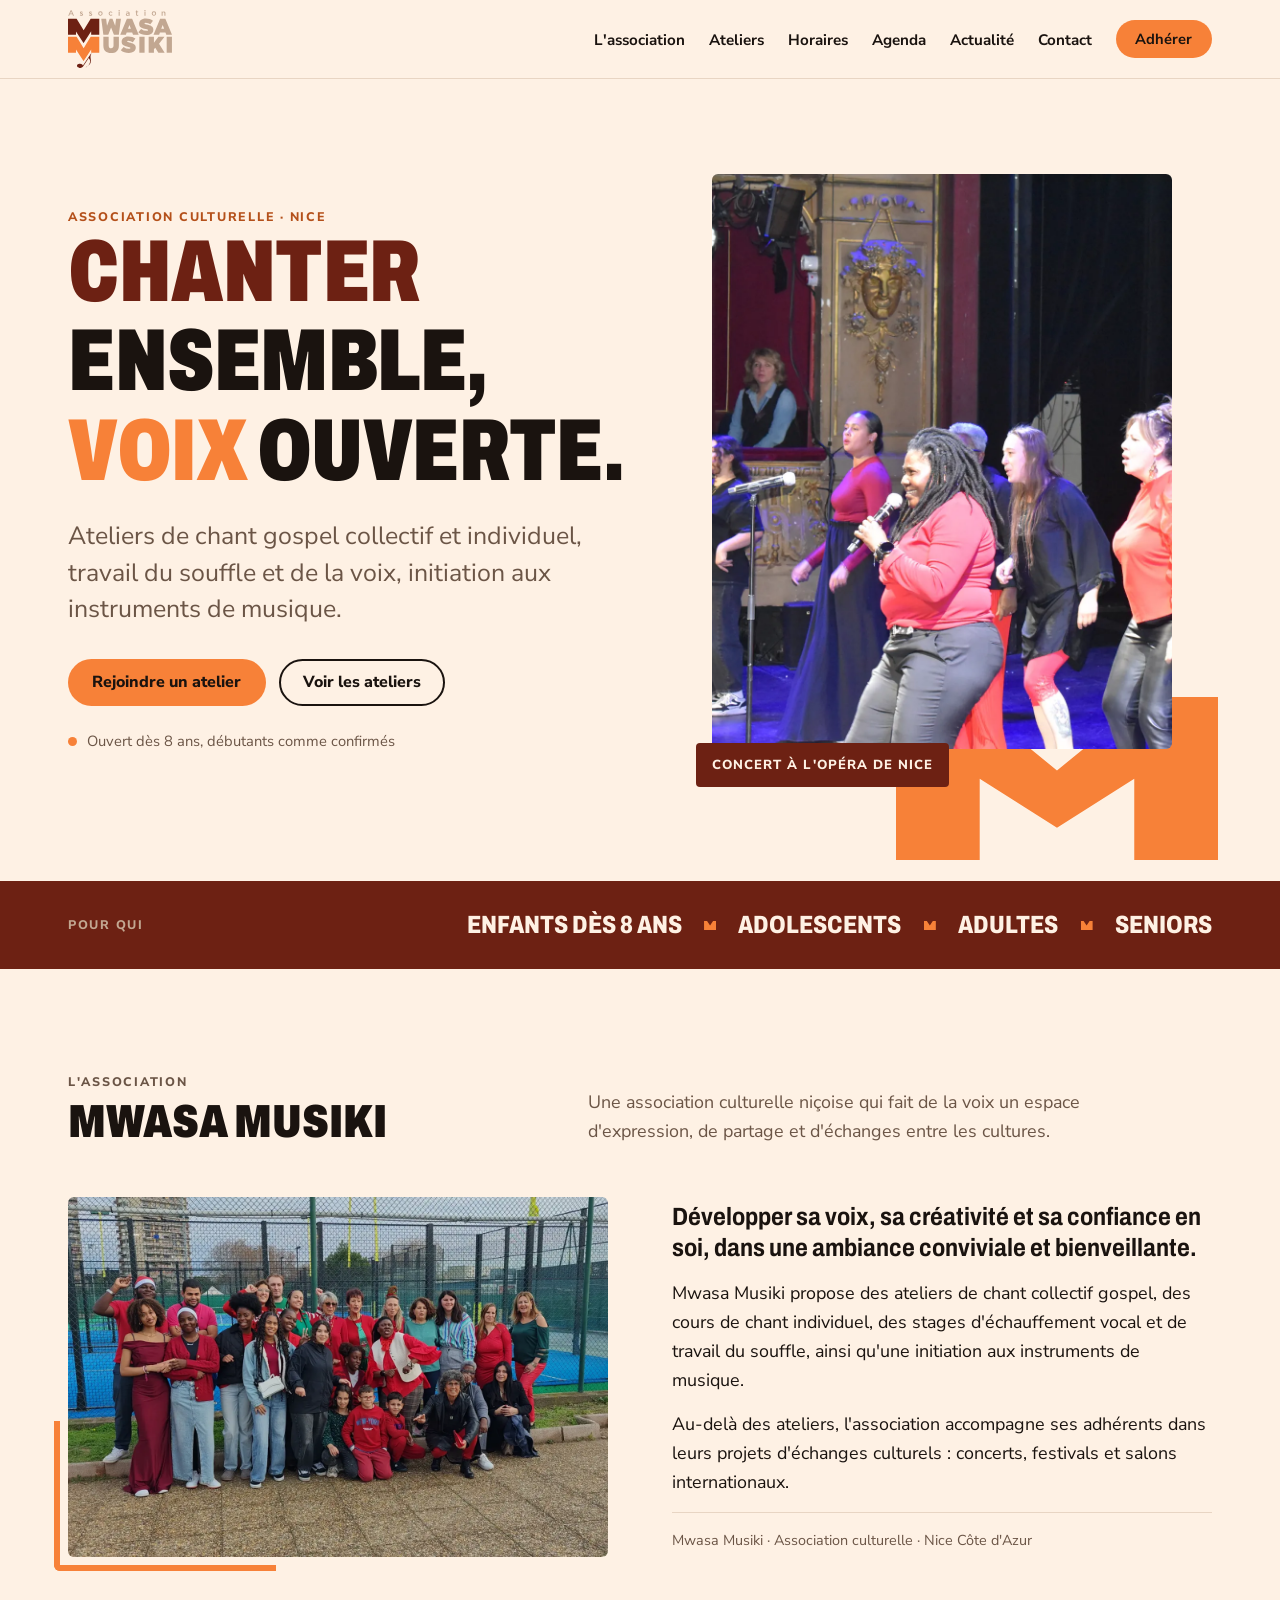
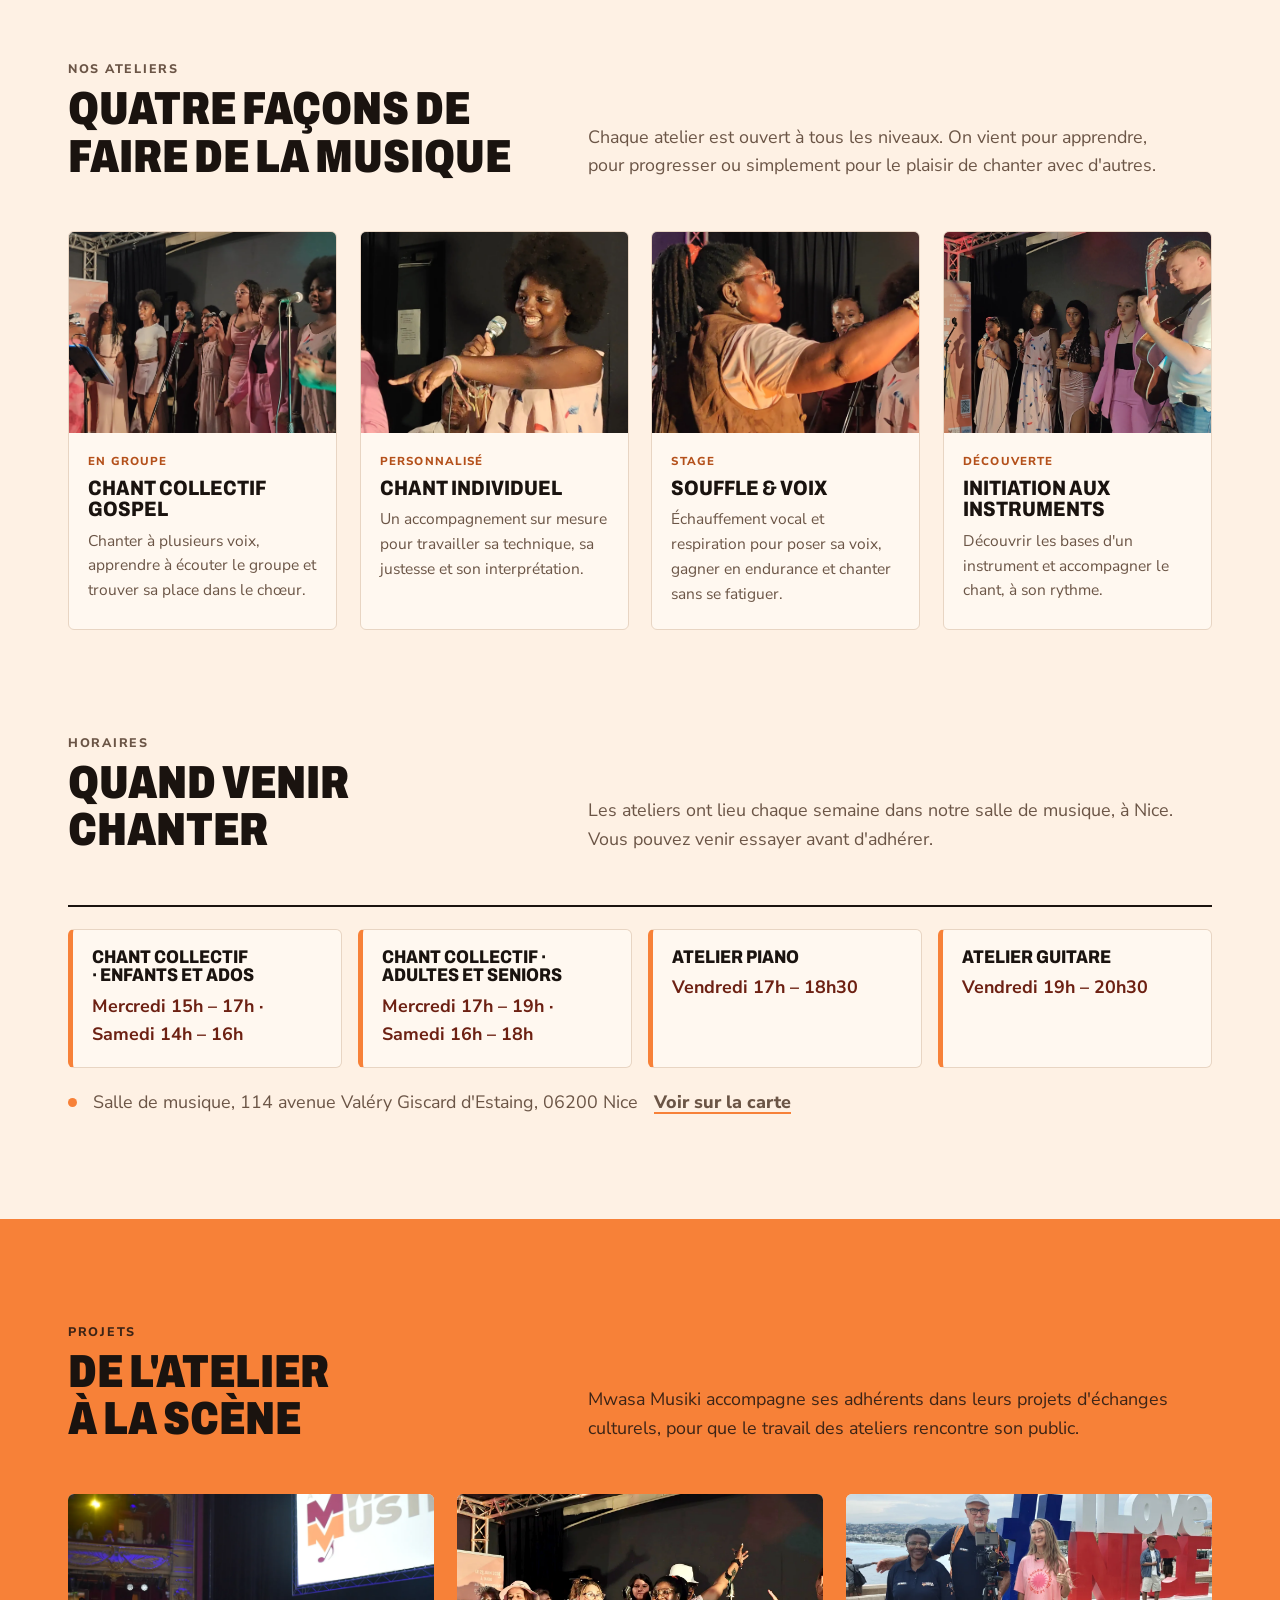
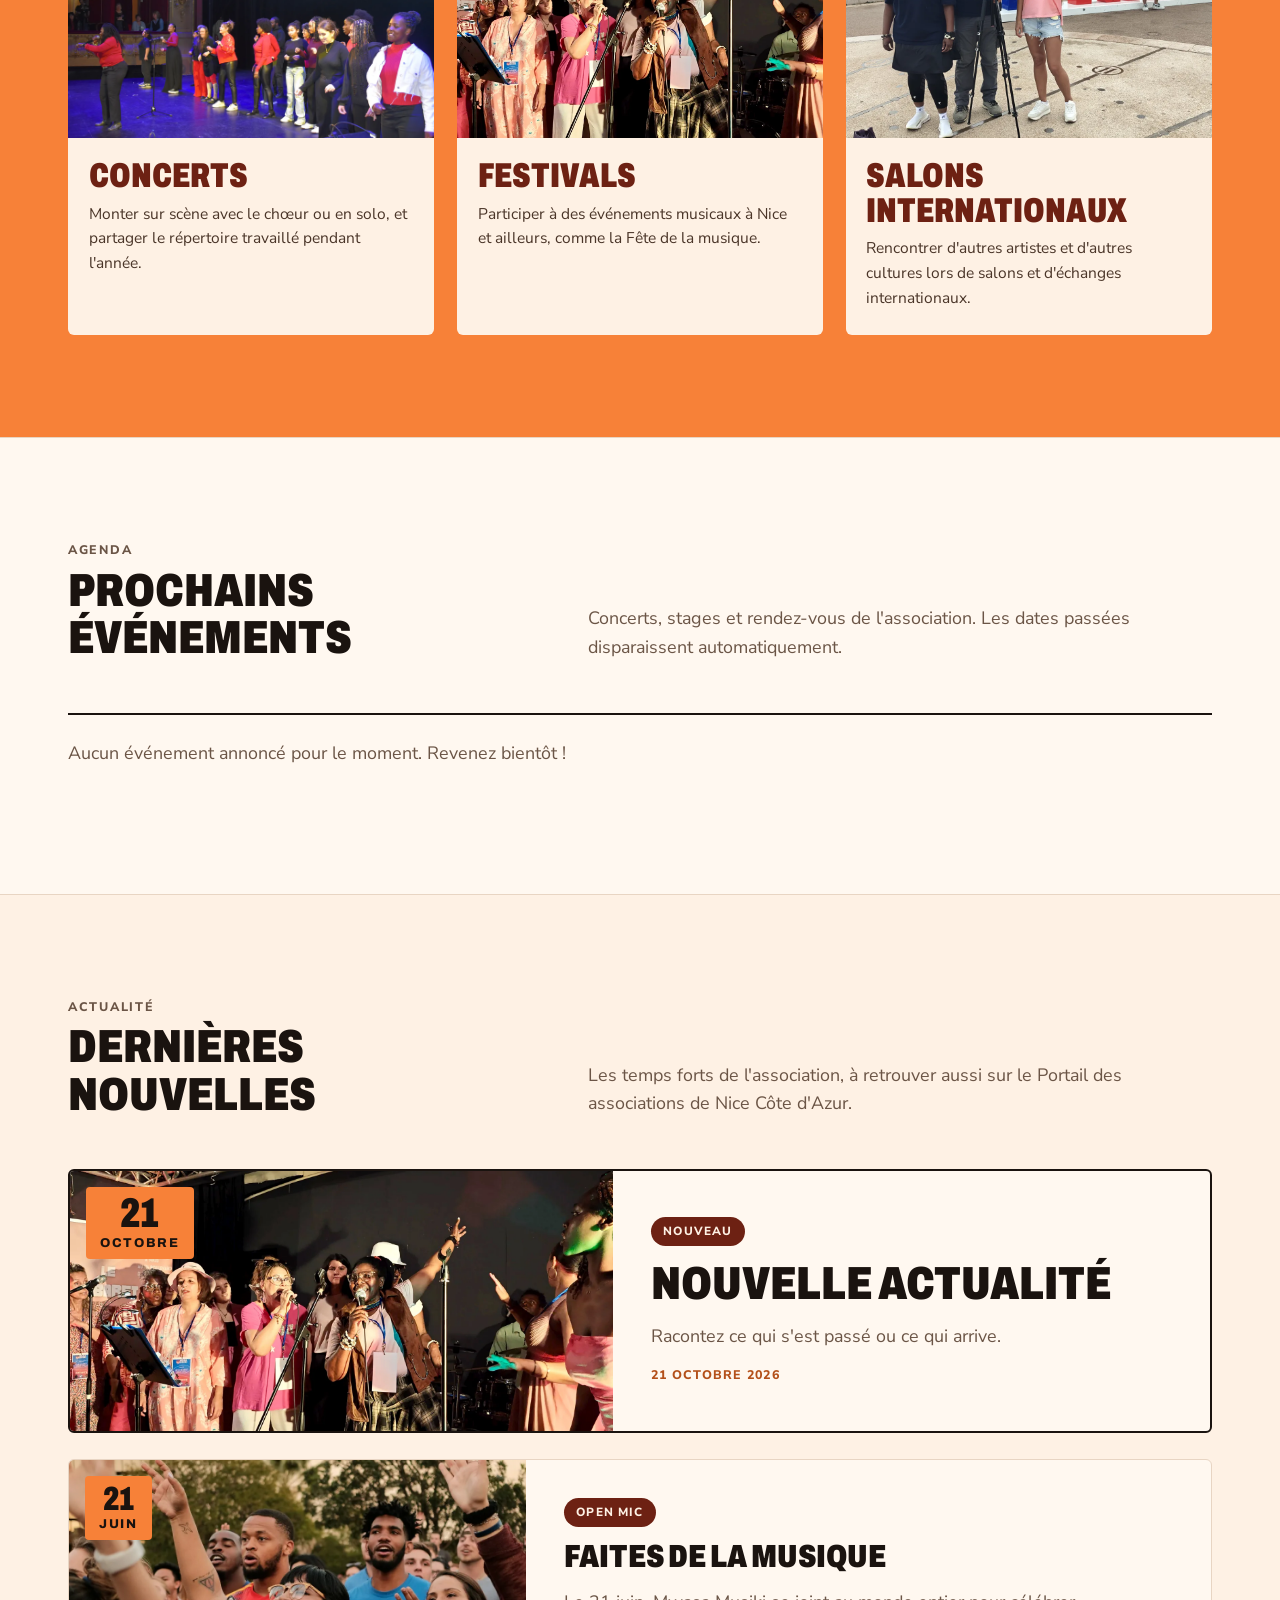
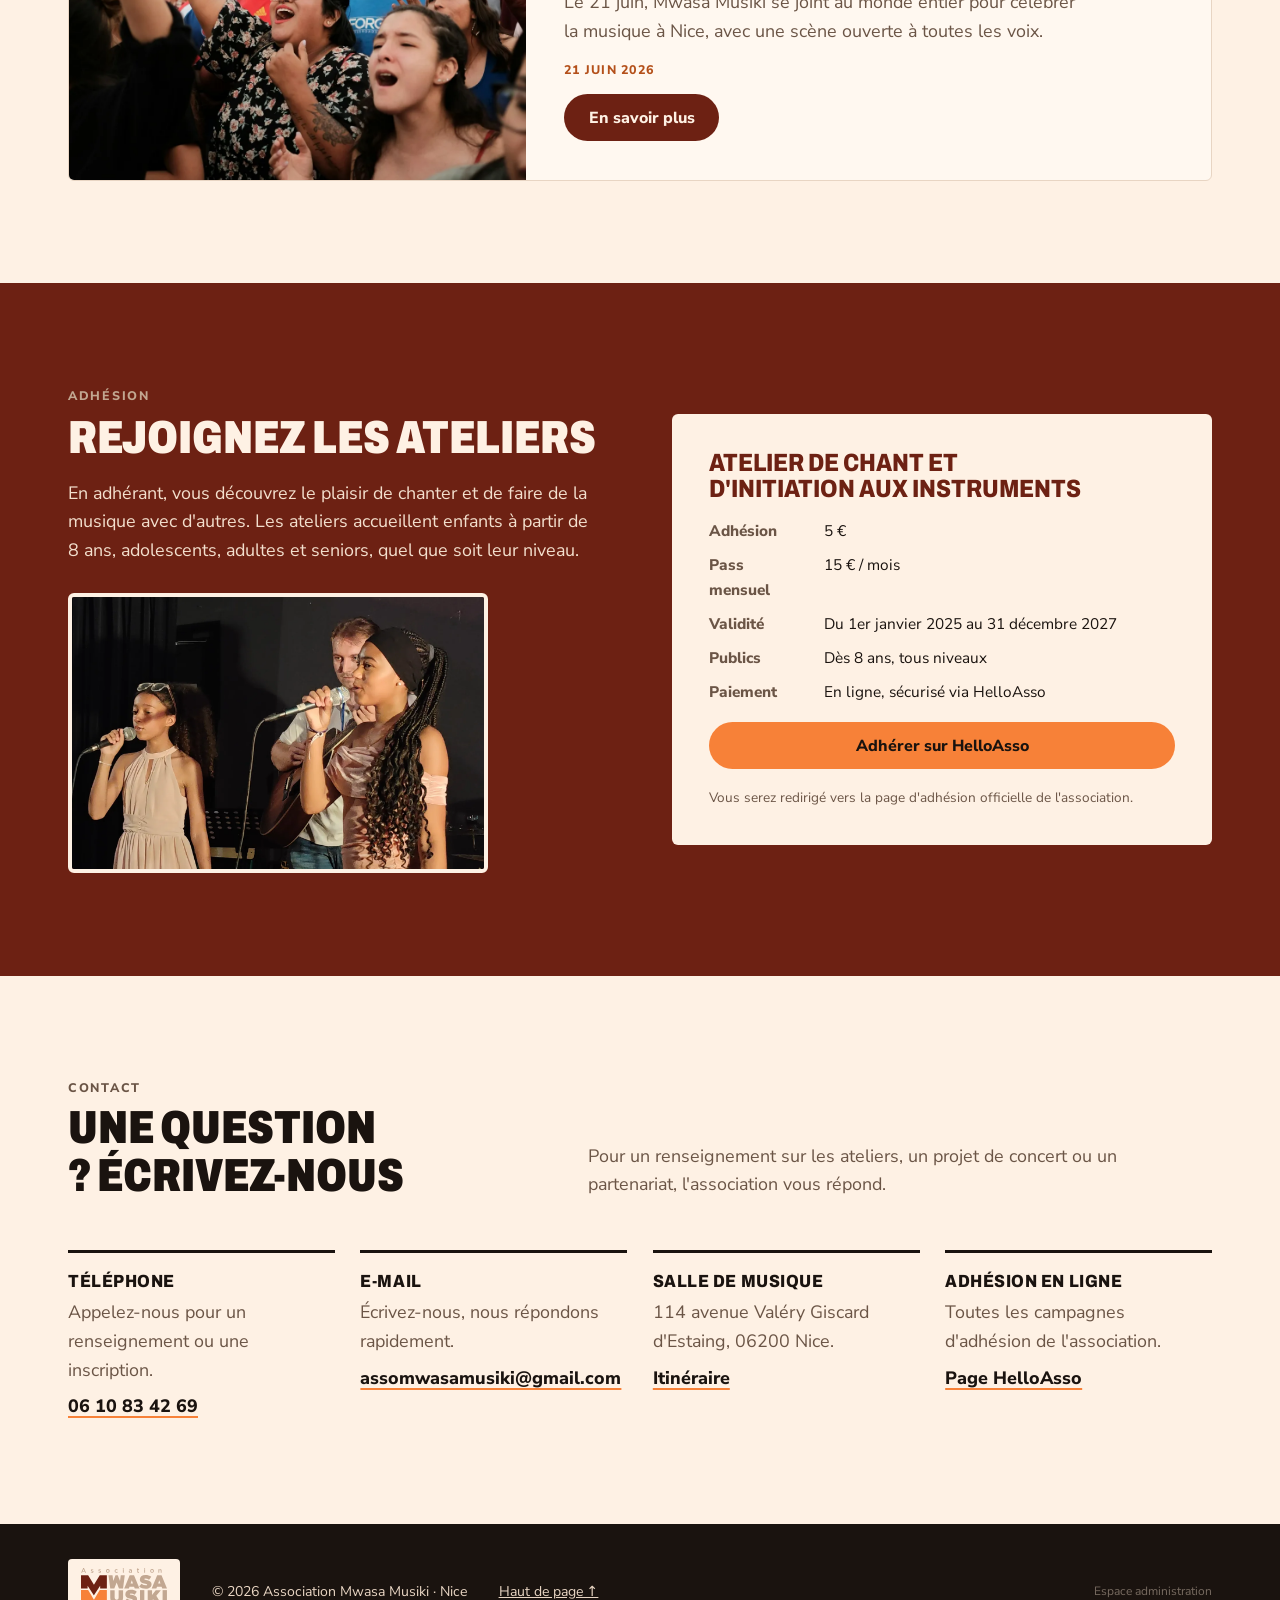
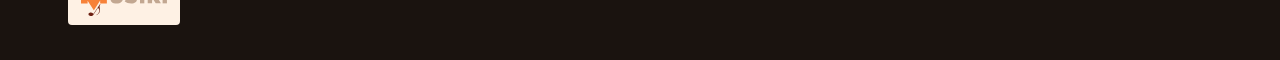
<file: www/index.html>
<!doctype html>
<html lang="fr">
<head>
<meta charset="utf-8">
<meta name="viewport" content="width=device-width, initial-scale=1, viewport-fit=cover">
<title>Mwasa Musiki</title>
<meta name="description" content="Mwasa Musiki, association culturelle à Nice : chant collectif gospel, chant individuel, souffle et voix, ateliers piano et guitare, dès 8 ans. Adhésion 5 €.">
<meta property="og:title" content="Mwasa Musiki">
<meta property="og:description" content="Mwasa Musiki, association culturelle à Nice : chant collectif gospel, chant individuel, souffle et voix, ateliers piano et guitare, dès 8 ans. Adhésion 5 €.">
<meta property="og:image" content="img/photos/opera-chanteuse.webp">
<meta property="og:locale" content="fr_FR">
<link rel="icon" type="image/svg+xml" href="img/logo.svg">
<link rel="preload" href="assets/fonts/archivo-variable.woff2" as="font" type="font/woff2" crossorigin>
<link rel="stylesheet" href="assets/site.css">
<style id="mw-theme">:root{--creme:#fef1e4;--brun:#6d2113;--orange:#f78138;--sable:#c2a791;--nuit:#1a130f;--f-display:"Archivo","Arial Narrow",Arial,sans-serif;--f-body:"Nunito Sans",system-ui,-apple-system,"Segoe UI",sans-serif}</style>
</head>
<body>
<!-- Page générée automatiquement depuis content/site.json par l'administration. Modifiez le contenu sur /admin/. -->
<header class="top"><div class="wrap"><a class="brand" href="#accueil" aria-label="Mwasa Musiki, retour en haut"><img src="img/logo.svg" alt="Logo Mwasa Musiki" width="104" height="57"></a><button class="burger" id="burger" type="button" aria-expanded="false" aria-controls="menu"><span></span>Menu</button><nav aria-label="Navigation principale"><ul class="menu" id="menu"><li><a href="#association">L'association</a></li><li><a href="#ateliers">Ateliers</a></li><li><a href="#horaires">Horaires</a></li><li><a href="#agenda">Agenda</a></li><li><a href="#actualite">Actualité</a></li><li><a href="#contact">Contact</a></li><li><a class="btn btn-fill" href="#adhesion">Adhérer</a></li></ul></nav></div></header>
<main id="accueil">
<section class="hero" aria-labelledby="h-hero"><div class="wrap"><div><p class="eyebrow">Association culturelle · Nice</p><h1 id="h-hero"><span class="b">Chanter</span><br><span>ensemble,</span><br><span class="o">voix</span> <span>ouverte.</span></h1><p class="lede">Ateliers de chant gospel collectif et individuel, travail du souffle et de la voix, initiation aux instruments de musique.</p><div class="ctas"><a class="btn btn-fill" href="#adhesion">Rejoindre un atelier</a><a class="btn btn-ghost" href="#ateliers">Voir les ateliers</a></div><p class="note">Ouvert dès 8 ans, débutants comme confirmés</p></div><figure class="photo-hero"><img src="img/photos/opera-chanteuse.webp" alt="Concert de Mwasa Musiki sur la scène de l&#39;Opéra de Nice" width="853" height="1280" fetchpriority="high" style="object-position:36% 45%"><figcaption>Concert à l&#39;Opéra de Nice</figcaption></figure></div></section>
<div class="ages" role="region" aria-label="Publics accueillis"><div class="wrap"><span class="lbl">Pour qui</span><ul><li><span>Enfants dès 8 ans</span></li><li><span>Adolescents</span></li><li><span>Adultes</span></li><li><span>Seniors</span></li></ul></div></div>
<section class="block" id="association" aria-labelledby="h-asso"><div class="wrap"><div class="head"><div><p class="eyebrow">L&#39;association</p><h2>Mwasa Musiki</h2></div><p>Une association culturelle niçoise qui fait de la voix un espace d&#39;expression, de partage et d&#39;échanges entre les cultures.</p></div><div class="about"><figure><img src="img/photos/groupe-association.webp" alt="Les membres de Mwasa Musiki réunis pour une photo de groupe" width="900" height="600" loading="lazy" style="object-position:50% 55%"></figure><div class="txt"><p class="big">Développer sa voix, sa créativité et sa confiance en soi, dans une ambiance conviviale et bienveillante.</p><p>Mwasa Musiki propose des ateliers de chant collectif gospel, des cours de chant individuel, des stages d&#39;échauffement vocal et de travail du souffle, ainsi qu&#39;une initiation aux instruments de musique.</p><p>Au-delà des ateliers, l&#39;association accompagne ses adhérents dans leurs projets d&#39;échanges culturels : concerts, festivals et salons internationaux.</p><p class="meta">Mwasa Musiki · Association culturelle · Nice Côte d&#39;Azur</p></div></div></div></section>
<section class="block" id="ateliers" style="padding-top:0"><div class="wrap"><div class="head"><div><p class="eyebrow">Nos ateliers</p><h2>Quatre façons de faire de la musique</h2></div><p>Chaque atelier est ouvert à tous les niveaux. On vient pour apprendre, pour progresser ou simplement pour le plaisir de chanter avec d&#39;autres.</p></div><div class="ateliers"><article class="at"><img src="img/photos/atelier-choeur.webp" alt="Le chœur de Mwasa Musiki chante sur scène" width="900" height="600" loading="lazy" style="object-position:50% 40%"><div class="body"><span class="tag">En groupe</span><h3>Chant collectif gospel</h3><p>Chanter à plusieurs voix, apprendre à écouter le groupe et trouver sa place dans le chœur.</p></div></article><article class="at"><img src="img/photos/atelier-solo.webp" alt="Une chanteuse sourit au micro pendant un concert" width="900" height="600" loading="lazy" style="object-position:55% 30%"><div class="body"><span class="tag">Personnalisé</span><h3>Chant individuel</h3><p>Un accompagnement sur mesure pour travailler sa technique, sa justesse et son interprétation.</p></div></article><article class="at"><img src="img/photos/atelier-direction.webp" alt="La cheffe de chœur dirige les chanteuses" width="900" height="600" loading="lazy" style="object-position:30% 40%"><div class="body"><span class="tag">Stage</span><h3>Souffle &amp; voix</h3><p>Échauffement vocal et respiration pour poser sa voix, gagner en endurance et chanter sans se fatiguer.</p></div></article><article class="at"><img src="img/photos/atelier-guitare.webp" alt="Un guitariste accompagne un groupe de chanteuses" width="900" height="600" loading="lazy" style="object-position:55% 45%"><div class="body"><span class="tag">Découverte</span><h3>Initiation aux instruments</h3><p>Découvrir les bases d&#39;un instrument et accompagner le chant, à son rythme.</p></div></article></div></div></section>
<section class="block horaires" id="horaires"><div class="wrap"><div class="head"><div><p class="eyebrow">Horaires</p><h2>Quand venir chanter</h2></div><p>Les ateliers ont lieu chaque semaine dans notre salle de musique, à Nice. Vous pouvez venir essayer avant d&#39;adhérer.</p></div><div class="slots"><div class="slot"><h3>Chant collectif · Enfants et ados</h3><p class="when">Mercredi 15h – 17h · Samedi 14h – 16h</p></div><div class="slot"><h3>Chant collectif · Adultes et seniors</h3><p class="when">Mercredi 17h – 19h · Samedi 16h – 18h</p></div><div class="slot"><h3>Atelier piano</h3><p class="when">Vendredi 17h – 18h30</p></div><div class="slot"><h3>Atelier guitare</h3><p class="when">Vendredi 19h – 20h30</p></div></div><p class="place"><span>Salle de musique, 114 avenue Valéry Giscard d&#39;Estaing, 06200 Nice</span> <a class="lnk" href="https://www.google.com/maps/search/?api=1&amp;query=114+avenue+Val%C3%A9ry+Giscard+d%27Estaing+06200+Nice" target="_blank" rel="noopener">Voir sur la carte</a></p></div></section>
<section class="block projects" id="projets"><div class="wrap"><div class="head"><div><p class="eyebrow">Projets</p><h2>De l&#39;atelier à la scène</h2></div><p>Mwasa Musiki accompagne ses adhérents dans leurs projets d&#39;échanges culturels, pour que le travail des ateliers rencontre son public.</p></div><div class="stages"><article class="stage"><img src="img/photos/opera-logo.webp" alt="Le chœur sur la scène de l&#39;Opéra de Nice, logo Mwasa Musiki à l&#39;écran" width="900" height="600" loading="lazy" style="object-position:50% 40%"><div class="body"><span class="k">Concerts</span><p>Monter sur scène avec le chœur ou en solo, et partager le répertoire travaillé pendant l&#39;année.</p></div></article><article class="stage"><img src="img/photos/cabaret-21-juin.webp" alt="Les chanteurs de Mwasa Musiki sur scène lors de la soirée du 21 juin" width="900" height="600" loading="lazy" style="object-position:45% 40%"><div class="body"><span class="k">Festivals</span><p>Participer à des événements musicaux à Nice et ailleurs, comme la Fête de la musique.</p></div></article><article class="stage"><img src="img/photos/tournage-nice.webp" alt="Tournage avec des membres de Mwasa Musiki sur la promenade, à Nice" width="900" height="600" loading="lazy" style="object-position:35% 55%"><div class="body"><span class="k">Salons internationaux</span><p>Rencontrer d&#39;autres artistes et d&#39;autres cultures lors de salons et d&#39;échanges internationaux.</p></div></article></div></div></section>
<section class="block agenda-wrap" id="agenda"><div class="wrap"><div class="head"><div><p class="eyebrow">Agenda</p><h2>Prochains événements</h2></div><p>Concerts, stages et rendez-vous de l&#39;association. Les dates passées disparaissent automatiquement.</p></div><ul class="events all-past"></ul><p class="events-empty">Aucun événement annoncé pour le moment. Revenez bientôt !</p></div></section>
<section class="block" id="actualite"><div class="wrap"><div class="head"><div><p class="eyebrow">Actualité</p><h2>Dernières nouvelles</h2></div><p>Les temps forts de l&#39;association, à retrouver aussi sur le Portail des associations de Nice Côte d&#39;Azur.</p></div><div class="news-list"><article class="news"><div class="pic"><img src="img/photos/cabaret-21-juin.webp" alt="Les chanteurs de Mwasa Musiki sur scène" width="1200" height="800" loading="lazy" style="object-position:45% 40%"><div class="date"><b>21</b><span>octobre</span></div></div><div class="body"><span class="pill">Nouveau</span><h3>Nouvelle actualité</h3><p>Racontez ce qui s&#39;est passé ou ce qui arrive.</p><time datetime="2026-10-21" class="when">21 octobre 2026</time></div></article><article class="news news-sm"><div class="pic"><img src="img/uploads/cason-asher-tupiqx7mrx8-unsplash-mvijbjpn.webp" alt="Un public en fête devant une scène de concert" width="1200" height="800" loading="lazy"><div class="date"><b>21</b><span>juin</span></div></div><div class="body"><span class="pill">Open mic</span><h3>Faites de la musique</h3><p>Le 21 juin, Mwasa Musiki se joint au monde entier pour célébrer la musique à Nice, avec une scène ouverte à toutes les voix.</p><time datetime="2026-06-21" class="when">21 juin 2026</time><a class="btn btn-dark" href="https://openagenda.com/fetedelamusique2026/events/harmonie-du-monde-et-varietes-en-fete?cl=fr" target="_blank" rel="noopener">En savoir plus</a></div></article></div></div></section>
<section class="block join" id="adhesion"><div class="wrap grid"><div><p class="eyebrow">Adhésion</p><h2>Rejoignez les ateliers</h2><p class="lead">En adhérant, vous découvrez le plaisir de chanter et de faire de la musique avec d&#39;autres. Les ateliers accueillent enfants à partir de 8 ans, adolescents, adultes et seniors, quel que soit leur niveau.</p><figure><img src="img/photos/adhesion-guitare.webp" alt="Une jeune chanteuse accompagnée à la guitare" width="900" height="600" loading="lazy" style="object-position:55% 40%"></figure></div><div class="card"><h3>Atelier de chant et d&#39;initiation aux instruments</h3><dl><div class="row"><dt>Adhésion</dt><dd>5 €</dd></div><div class="row"><dt>Pass mensuel</dt><dd>15 € / mois</dd></div><div class="row"><dt>Validité</dt><dd>Du 1er janvier 2025 au 31 décembre 2027</dd></div><div class="row"><dt>Publics</dt><dd>Dès 8 ans, tous niveaux</dd></div><div class="row"><dt>Paiement</dt><dd>En ligne, sécurisé via HelloAsso</dd></div></dl><a class="btn btn-fill" href="https://www.helloasso.com/associations/association-mwasa-musiki/adhesions/adhesion-atelier-de-chant-et-d-initiation-aux-instruments-de-musique" target="_blank" rel="noopener">Adhérer sur HelloAsso</a><small>Vous serez redirigé vers la page d&#39;adhésion officielle de l&#39;association.</small></div></div></section>
<section class="block" id="contact"><div class="wrap"><div class="head"><div><p class="eyebrow">Contact</p><h2>Une question ? Écrivez-nous</h2></div><p>Pour un renseignement sur les ateliers, un projet de concert ou un partenariat, l&#39;association vous répond.</p></div><div class="contact"><div class="ct"><h3>Téléphone</h3><p>Appelez-nous pour un renseignement ou une inscription.</p><a class="" href="tel:+33610834269">06 10 83 42 69</a></div><div class="ct"><h3>E-mail</h3><p>Écrivez-nous, nous répondons rapidement.</p><a class="" href="mailto:assomwasamusiki@gmail.com">assomwasamusiki@gmail.com</a></div><div class="ct"><h3>Salle de musique</h3><p>114 avenue Valéry Giscard d&#39;Estaing, 06200 Nice.</p><a class="" href="https://www.google.com/maps/search/?api=1&amp;query=114+avenue+Val%C3%A9ry+Giscard+d%27Estaing+06200+Nice" target="_blank" rel="noopener">Itinéraire</a></div><div class="ct"><h3>Adhésion en ligne</h3><p>Toutes les campagnes d&#39;adhésion de l&#39;association.</p><a class="" href="https://www.helloasso.com/associations/association-mwasa-musiki" target="_blank" rel="noopener">Page HelloAsso</a></div></div></div></section>
</main>
<footer><div class="wrap"><span class="brand"><img src="img/logo.svg" alt="Logo Mwasa Musiki" width="86" height="47"></span><span>© <span id="annee">2026</span> <span>Association Mwasa Musiki · Nice</span></span><a href="#accueil">Haut de page ↑</a><a class="admin-link" href="admin/" rel="nofollow">Espace administration</a></div></footer>
<script src="assets/site.js" defer></script>
</body>
</html>
</file>
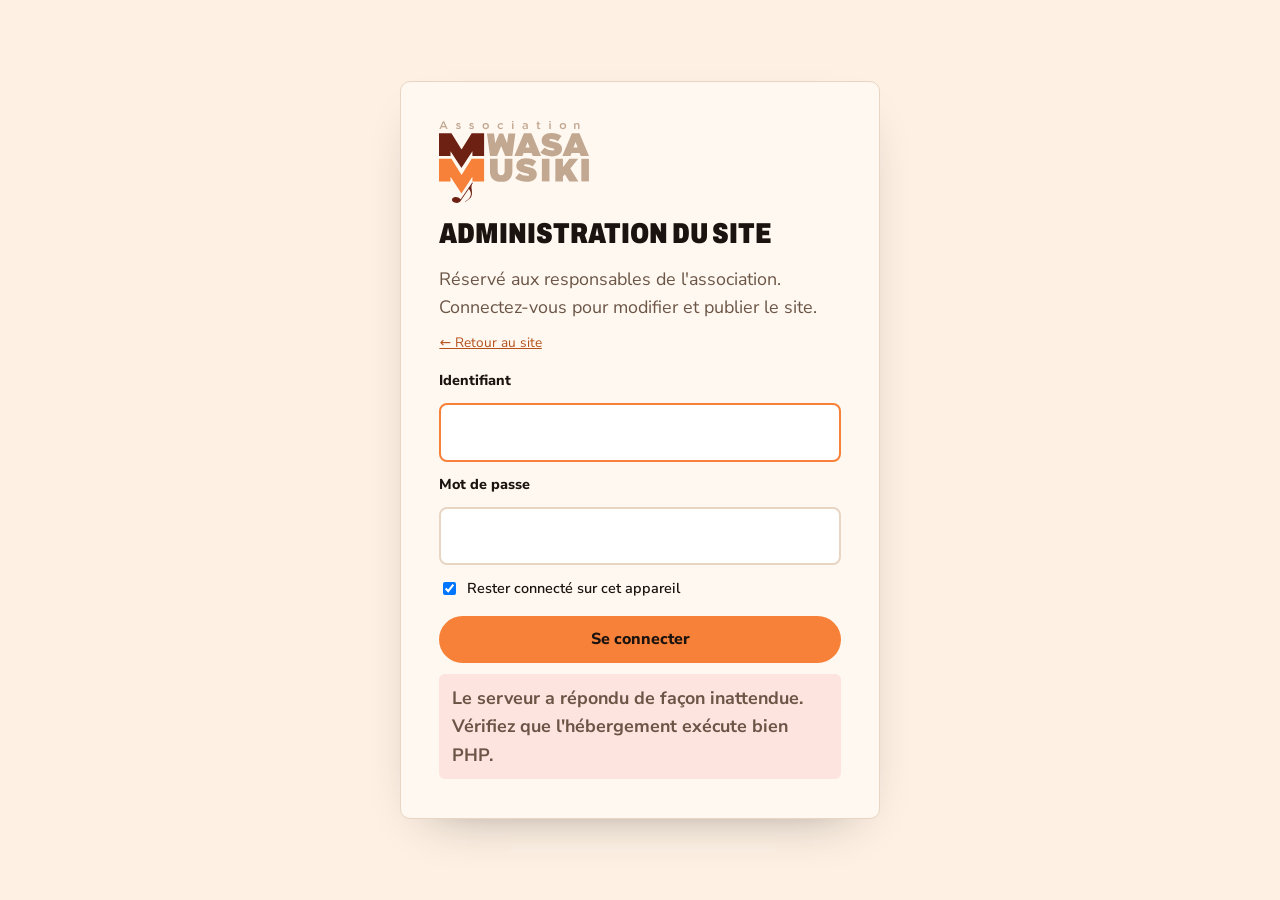
<file: www/admin/index.html>
<!doctype html>
<html lang="fr">
<head>
<meta charset="utf-8">
<meta name="viewport" content="width=device-width, initial-scale=1, viewport-fit=cover">
<meta name="robots" content="noindex, nofollow">
<title>Administration · Mwasa Musiki</title>
<link rel="icon" type="image/svg+xml" href="../img/logo.svg">
<link rel="stylesheet" href="../assets/site.css?v=47d13e7479">
<link rel="stylesheet" href="../assets/admin/admin.css?v=47d13e7479">
</head>
<body class="mw-admin">

<!-- Écran de connexion -->
<section id="login" class="mwa-login" hidden>
  <div class="mwa-login-card">
    <img src="../img/logo.svg" alt="Mwasa Musiki" width="150" height="82">
    <h1>Administration du site</h1>
    <p id="login-intro">Réservé aux responsables de l'association. Connectez-vous pour modifier et publier le site.</p>
    <p class="mwa-small"><a href="../">← Retour au site</a></p>
    <form id="pw-form" novalidate>
      <label for="pw-user">Identifiant</label>
      <input id="pw-user" name="username" type="text" autocomplete="username" autocapitalize="none" spellcheck="false" required>
      <label for="pw-pass">Mot de passe</label>
      <input id="pw-pass" name="password" type="password" autocomplete="current-password" required>
      <label class="mwa-check"><input id="pw-remember" type="checkbox" checked> Rester connecté sur cet appareil</label>
      <button type="submit" class="btn btn-fill" id="pw-btn">Se connecter</button>
      <p class="mwa-error" id="pw-error" role="alert" hidden></p>
    </form>
    <form id="code-form" novalidate hidden>
      <label for="code">Code de vérification</label>
      <p class="mwa-hint">Ouvrez votre application d'authentification et saisissez le code à 6 chiffres de « Mwasa Musiki ».</p>
      <input id="code" name="code" type="text" inputmode="numeric" autocomplete="one-time-code" pattern="[0-9 ]*" maxlength="7" required>
      <button type="submit" class="btn btn-fill" id="code-btn">Valider</button>
      <p class="mwa-error" id="code-error" role="alert" hidden></p>
      <button type="button" class="mwa-linkbtn" id="code-back">← Revenir au mot de passe</button>
    </form>
  </div>
</section>

<!-- Barre d'administration -->
<div id="bar" class="mwa-bar" hidden>
  <div class="mwa-bar-in">
    <span class="mwa-title"><b>Mwasa Musiki</b> · Administration</span>
    <label class="mwa-view"><span class="sr">Page à modifier</span><select id="view-select"><option value="home">Page : Accueil</option><option value="legal">Page : Mentions légales</option></select></label>
    <span class="mwa-status" id="status">Aucune modification</span>
    <div class="mwa-actions">
      <button type="button" class="mwa-btn" id="help-btn">Aide</button>
      <button type="button" class="mwa-btn" id="theme-btn">Apparence</button>
      <button type="button" class="mwa-btn" id="security-btn">Sécurité</button>
      <a class="mwa-btn" href="../" target="_blank" rel="noopener">Voir le site</a>
      <button type="button" class="mwa-btn" id="discard-btn" disabled>Annuler les modifications</button>
      <button type="button" class="mwa-btn mwa-primary" id="publish-btn" disabled>Publier</button>
      <button type="button" class="mwa-btn mwa-ghost" id="logout-btn" title="Se déconnecter">Déconnexion</button>
    </div>
  </div>
</div>

<div id="tip" class="mwa-tip" hidden>
  <b>Mode édition.</b> Cliquez sur un texte pour l'écrire, sur une photo pour la remplacer, sur un bouton ou un lien pour changer son adresse. Survolez une carte ou une section pour la déplacer, la masquer, la dupliquer ou la supprimer ; « + Ajouter une section ici » en propose de nouvelles. Rien n'est en ligne tant que vous n'avez pas cliqué sur <b>Publier</b>.
  <button type="button" id="tip-close" aria-label="Fermer l'aide">×</button>
</div>

<div id="preview" class="mwa-preview" hidden></div>

<!-- Fenêtre d'édition (photo, lien, date) -->
<div id="pop-backdrop" class="mwa-backdrop" hidden></div>
<form id="pop" class="mwa-pop" hidden novalidate>
  <h2 id="pop-title">Modifier</h2>
  <div id="pop-body"></div>
  <div class="mwa-pop-actions">
    <button type="button" class="mwa-btn" id="pop-cancel">Annuler</button>
    <button type="submit" class="mwa-btn mwa-primary" id="pop-ok">Valider</button>
  </div>
</form>

<div id="toast" class="mwa-toast" role="status" aria-live="polite" hidden></div>
<input type="file" id="file" accept="image/*" hidden>
<input type="file" id="vfile" accept="video/mp4,video/webm" hidden>

<script src="../assets/admin/vendor/qrcode.js?v=47d13e7479"></script>
<script src="../assets/render.js?v=47d13e7479"></script>
<script src="../assets/admin/admin.js?v=47d13e7479"></script>
</body>
</html>
</file>
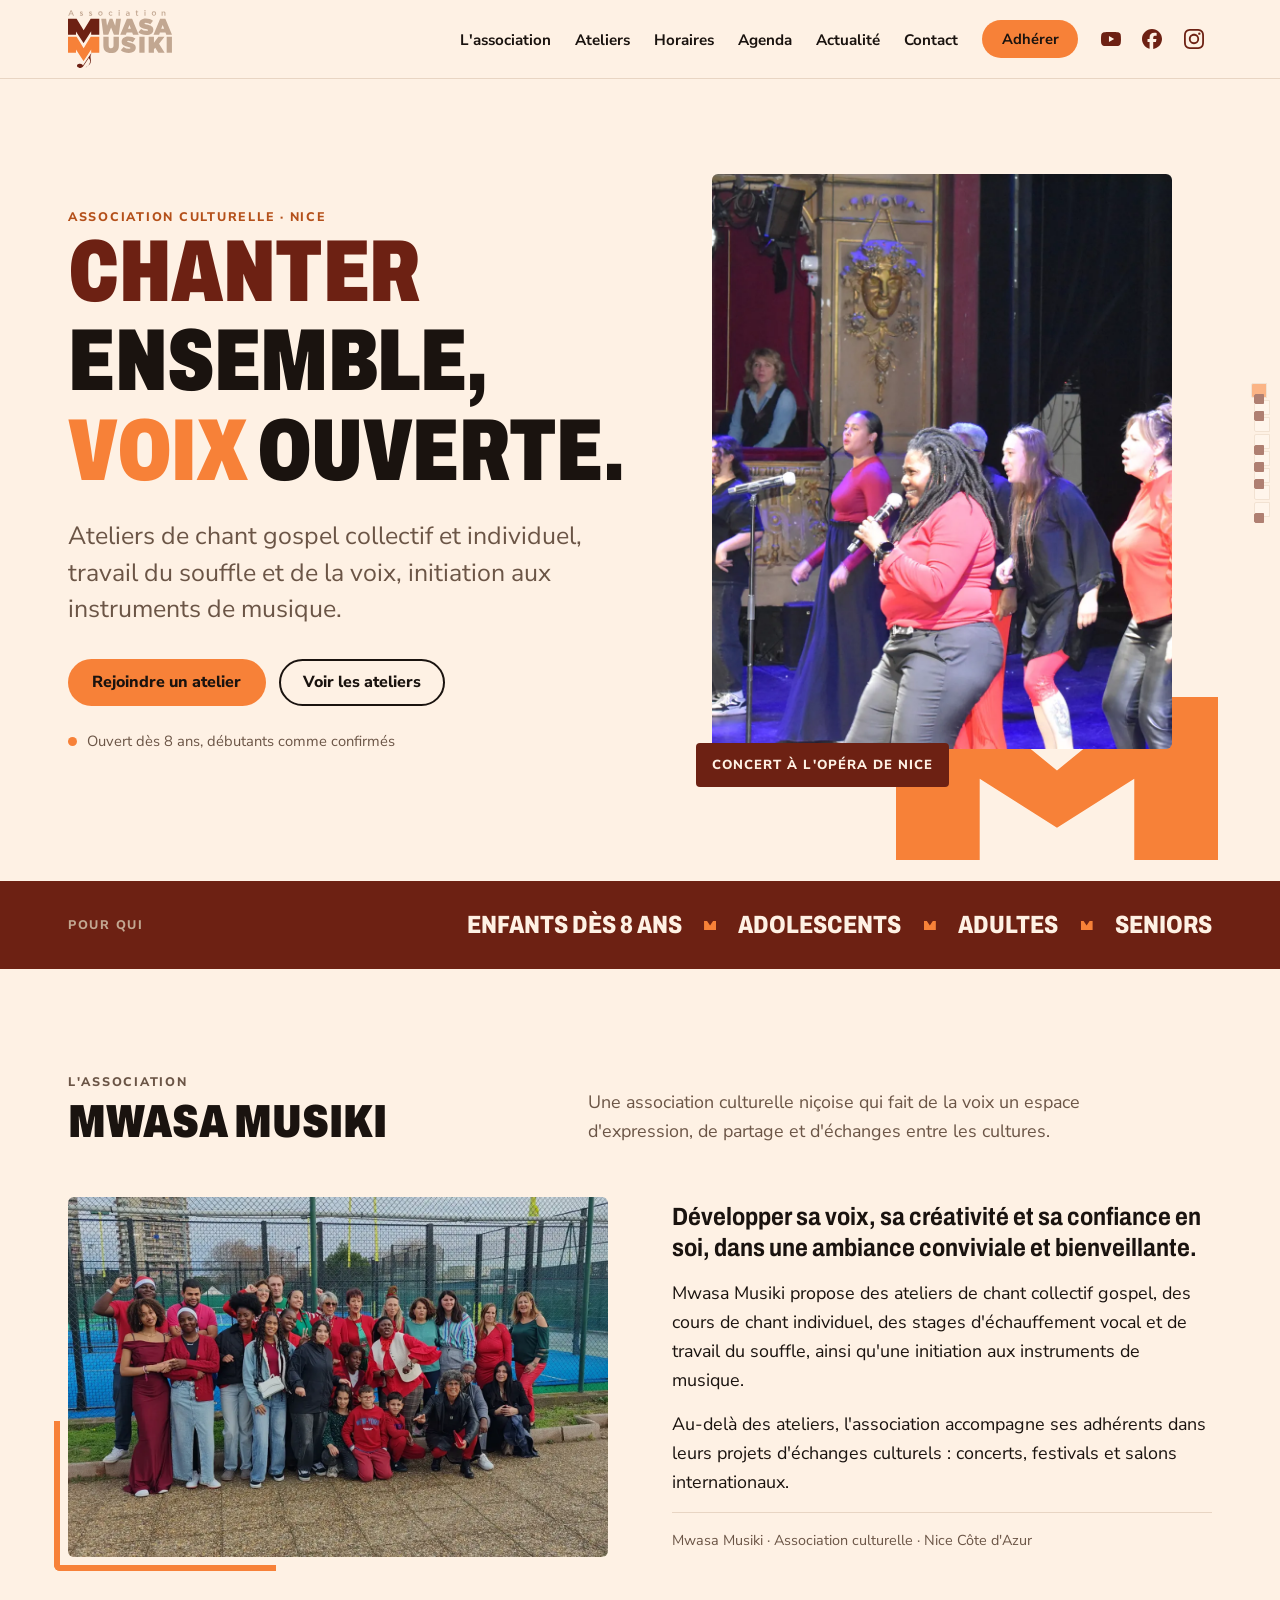
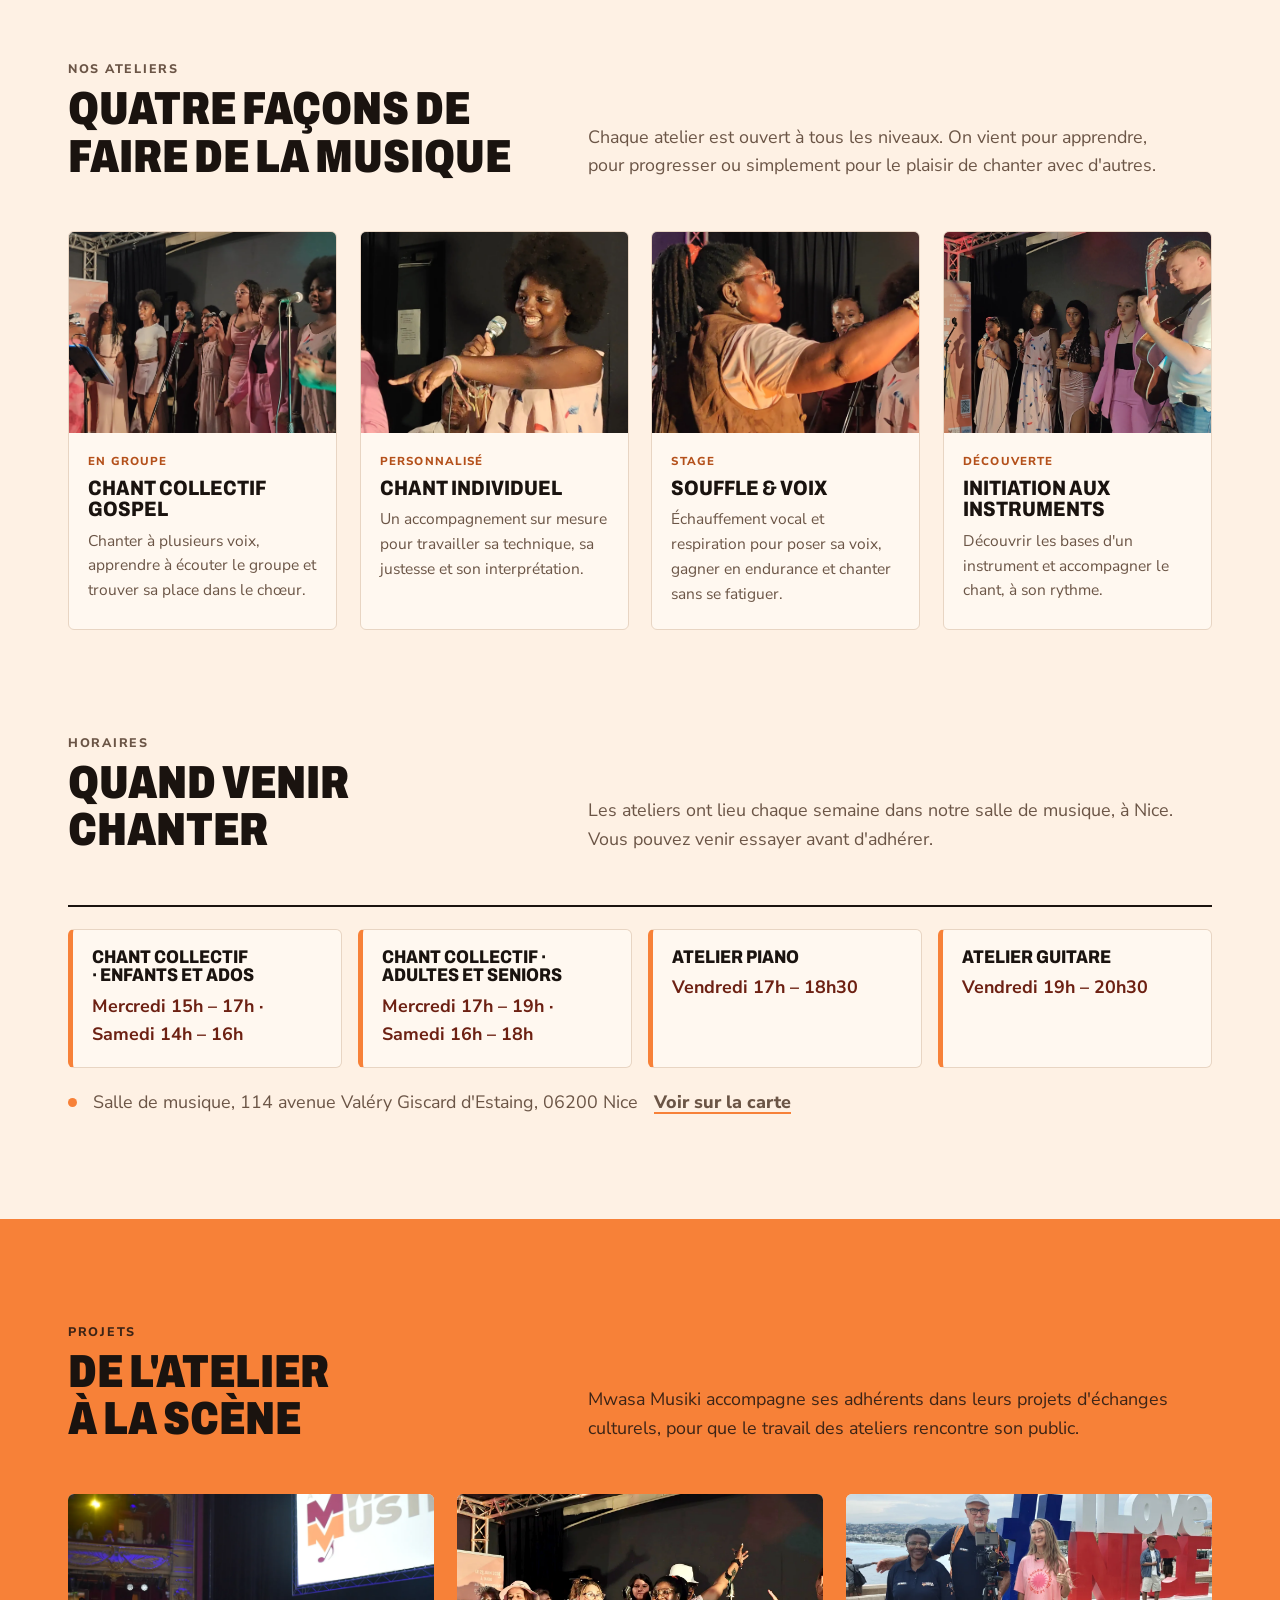
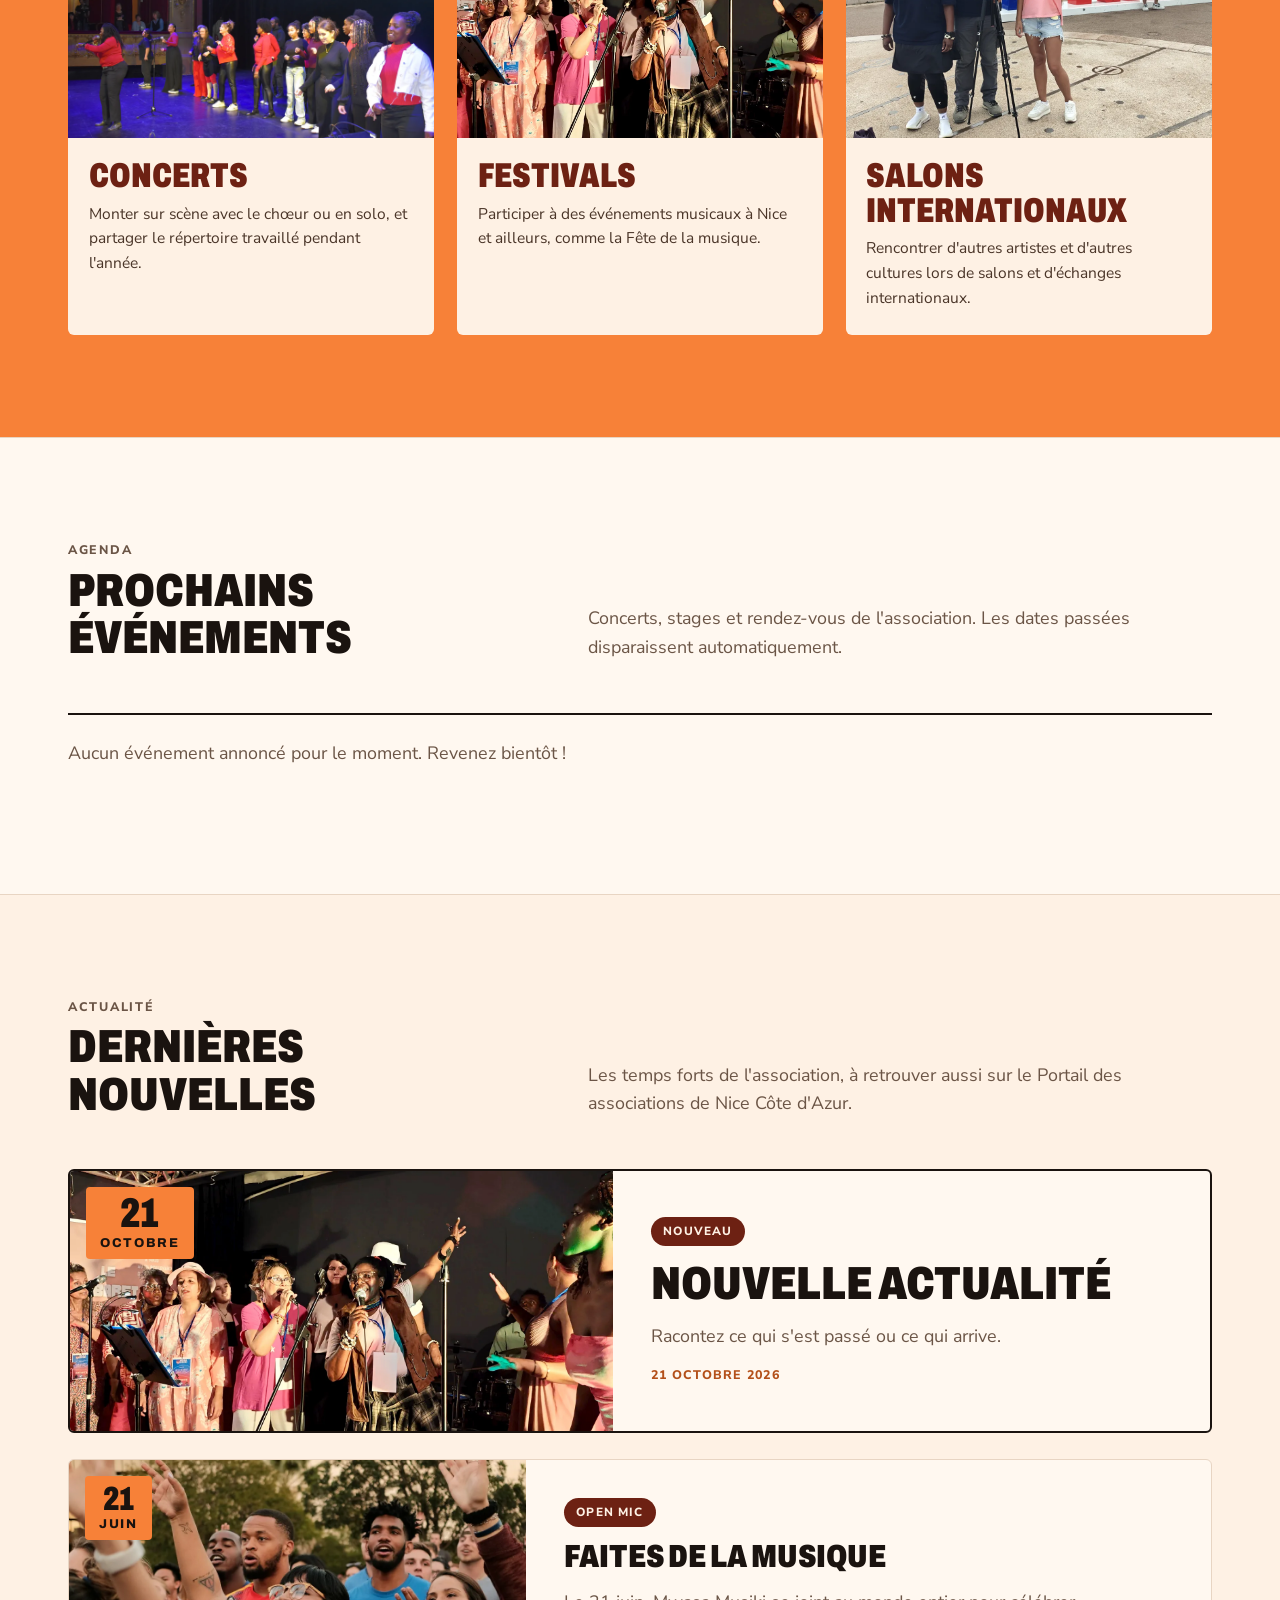
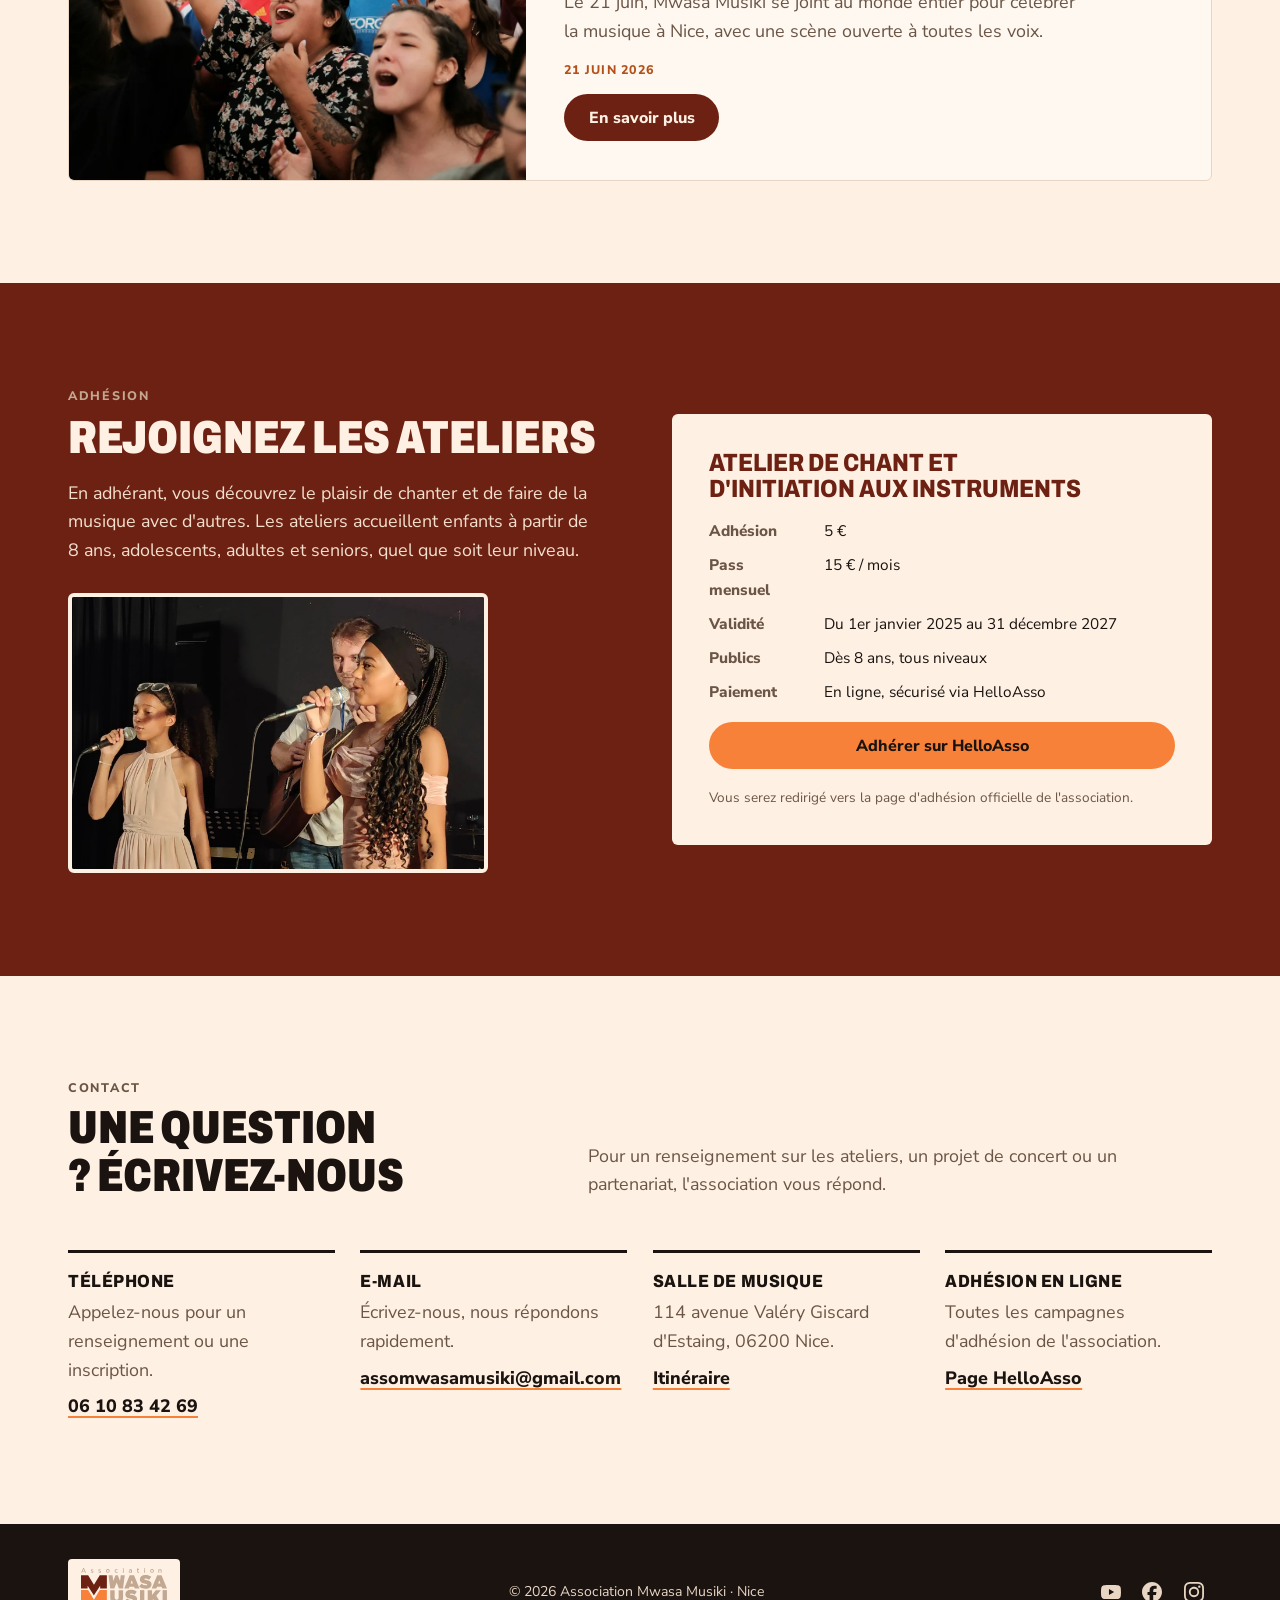
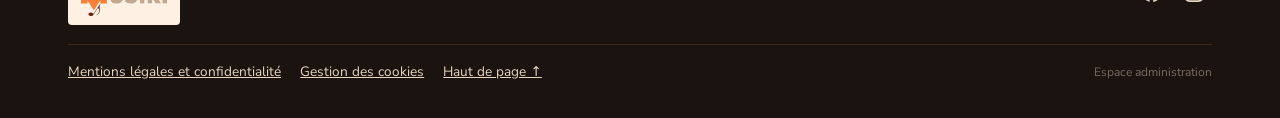
<file: www/accueil-initial.html>
<!doctype html>
<html lang="fr">
<head>
<meta charset="utf-8">
<meta name="viewport" content="width=device-width, initial-scale=1, viewport-fit=cover">
<meta name="generator" content="mwasa-render r5">
<title>Mwasa Musiki</title>
<meta name="description" content="Mwasa Musiki, association culturelle à Nice : chant collectif gospel, chant individuel, souffle et voix, ateliers piano et guitare, dès 8 ans. Adhésion 5 €.">
<meta property="og:title" content="Mwasa Musiki">
<meta property="og:description" content="Mwasa Musiki, association culturelle à Nice : chant collectif gospel, chant individuel, souffle et voix, ateliers piano et guitare, dès 8 ans. Adhésion 5 €.">
<meta property="og:image" content="img/photos/opera-chanteuse.webp">
<meta property="og:locale" content="fr_FR">
<link rel="icon" type="image/svg+xml" href="img/logo.svg">
<link rel="preload" href="assets/fonts/archivo-variable.woff2" as="font" type="font/woff2" crossorigin>
<link rel="stylesheet" href="assets/site.css?v=r5">
<style id="mw-theme">:root{--creme:#fef1e4;--brun:#6d2113;--orange:#f78138;--sable:#c2a791;--nuit:#1a130f;--f-display:"Archivo","Arial Narrow",Arial,sans-serif;--f-body:"Nunito Sans",system-ui,-apple-system,"Segoe UI",sans-serif}</style>
</head>
<body>
<!-- Page générée automatiquement depuis content/site.json par l'administration. Modifiez le contenu sur /admin/. -->
<span id="top"></span>
<header class="top"><div class="wrap"><a class="brand" href="#top" aria-label="Mwasa Musiki, accueil"><img src="img/logo.svg" alt="Logo Mwasa Musiki" width="104" height="57"></a><button class="burger" id="burger" type="button" aria-expanded="false" aria-controls="menu"><span></span>Menu</button><nav aria-label="Navigation principale"><ul class="menu" id="menu"><li><a href="#association">L&#39;association</a></li><li><a href="#ateliers">Ateliers</a></li><li><a href="#horaires">Horaires</a></li><li><a href="#agenda">Agenda</a></li><li><a href="#actualite">Actualité</a></li><li><a href="#contact">Contact</a></li><li class="menu-cta"><a class="btn btn-fill" href="#adhesion">Adhérer</a></li><li class="menu-social"><ul class="social top-social"><li><a href="https://www.youtube.com/@mwasamusiki2675" target="_blank" rel="noopener me" aria-label="YouTube (nouvelle fenêtre)" title="YouTube"><svg viewBox="0 0 24 24" aria-hidden="true"><path fill="currentColor" d="M23.498 6.186a3.016 3.016 0 0 0-2.122-2.136C19.505 3.545 12 3.545 12 3.545s-7.505 0-9.377.505A3.017 3.017 0 0 0 .502 6.186C0 8.07 0 12 0 12s0 3.93.502 5.814a3.016 3.016 0 0 0 2.122 2.136c1.871.505 9.376.505 9.376.505s7.505 0 9.377-.505a3.015 3.015 0 0 0 2.122-2.136C24 15.93 24 12 24 12s0-3.93-.502-5.814zM9.545 15.568V8.432L15.818 12l-6.273 3.568z"/></svg><span class="sr">YouTube</span></a></li><li><a href="https://www.facebook.com/MwasaMusiki/" target="_blank" rel="noopener me" aria-label="Facebook (nouvelle fenêtre)" title="Facebook"><svg viewBox="0 0 24 24" aria-hidden="true"><path fill="currentColor" d="M9.101 23.691v-7.98H6.627v-3.667h2.474v-1.58c0-4.085 1.848-5.978 5.858-5.978.401 0 .955.042 1.468.103a8.68 8.68 0 0 1 1.141.195v3.325a8.623 8.623 0 0 0-.653-.036 26.805 26.805 0 0 0-.733-.009c-.707 0-1.259.096-1.675.309a1.686 1.686 0 0 0-.679.622c-.258.42-.374.995-.374 1.752v1.297h3.919l-.386 2.103-.287 1.564h-3.246v8.245C19.396 23.238 24 18.179 24 12.044c0-6.627-5.373-12-12-12s-12 5.373-12 12c0 5.628 3.874 10.35 9.101 11.647Z"/></svg><span class="sr">Facebook</span></a></li><li><a href="https://www.instagram.com/mwasamusiki/" target="_blank" rel="noopener me" aria-label="Instagram (nouvelle fenêtre)" title="Instagram"><svg viewBox="0 0 24 24" aria-hidden="true"><path fill="currentColor" d="M7.0301.084c-1.2768.0602-2.1487.264-2.911.5634-.7888.3075-1.4575.72-2.1228 1.3877-.6652.6677-1.075 1.3368-1.3802 2.127-.2954.7638-.4956 1.6365-.552 2.914-.0564 1.2775-.0689 1.6882-.0626 4.947.0062 3.2586.0206 3.6671.0825 4.9473.061 1.2765.264 2.1482.5635 2.9107.308.7889.72 1.4573 1.388 2.1228.6679.6655 1.3365 1.0743 2.1285 1.38.7632.295 1.6361.4961 2.9134.552 1.2773.056 1.6884.069 4.9462.0627 3.2578-.0062 3.668-.0207 4.9478-.0814 1.28-.0607 2.147-.2652 2.9098-.5633.7889-.3086 1.4578-.72 2.1228-1.3881.665-.6682 1.0745-1.3378 1.3795-2.1284.2957-.7632.4966-1.636.552-2.9124.056-1.2809.0692-1.6898.063-4.948-.0063-3.2583-.021-3.6668-.0817-4.9465-.0607-1.2797-.264-2.1487-.5633-2.9117-.3084-.7889-.72-1.4568-1.3876-2.1228C21.2982 1.33 20.628.9208 19.8378.6165 19.074.321 18.2017.1197 16.9244.0645 15.6471.0093 15.236-.005 11.977.0014 8.718.0076 8.31.0215 7.0301.0839m.1402 21.6932c-1.17-.0509-1.8053-.2453-2.2287-.408-.5606-.216-.96-.4771-1.3819-.895-.422-.4178-.6811-.8186-.9-1.378-.1644-.4234-.3624-1.058-.4171-2.228-.0595-1.2645-.072-1.6442-.079-4.848-.007-3.2037.0053-3.583.0607-4.848.05-1.169.2456-1.805.408-2.2282.216-.5613.4762-.96.895-1.3816.4188-.4217.8184-.6814 1.3783-.9003.423-.1651 1.0575-.3614 2.227-.4171 1.2655-.06 1.6447-.072 4.848-.079 3.2033-.007 3.5835.005 4.8495.0608 1.169.0508 1.8053.2445 2.228.408.5608.216.96.4754 1.3816.895.4217.4194.6816.8176.9005 1.3787.1653.4217.3617 1.056.4169 2.2263.0602 1.2655.0739 1.645.0796 4.848.0058 3.203-.0055 3.5834-.061 4.848-.051 1.17-.245 1.8055-.408 2.2294-.216.5604-.4763.96-.8954 1.3814-.419.4215-.8181.6811-1.3783.9-.4224.1649-1.0577.3617-2.2262.4174-1.2656.0595-1.6448.072-4.8493.079-3.2045.007-3.5825-.006-4.848-.0608M16.953 5.5864A1.44 1.44 0 1 0 18.39 4.144a1.44 1.44 0 0 0-1.437 1.4424M5.8385 12.012c.0067 3.4032 2.7706 6.1557 6.173 6.1493 3.4026-.0065 6.157-2.7701 6.1506-6.1733-.0065-3.4032-2.771-6.1565-6.174-6.1498-3.403.0067-6.156 2.771-6.1496 6.1738M8 12.0077a4 4 0 1 1 4.008 3.9921A3.9996 3.9996 0 0 1 8 12.0077"/></svg><span class="sr">Instagram</span></a></li></ul></li></ul></nav></div></header>
<main id="contenu"><section id="accueil" class="sec sec-hero hero"><div class="wrap"><div><p class="eyebrow">Association culturelle · Nice</p><h1><span class="b">Chanter</span><br><span>ensemble,</span><br><span class="o">voix</span> <span>ouverte.</span></h1><p class="lede">Ateliers de chant gospel collectif et individuel, travail du souffle et de la voix, initiation aux instruments de musique.</p><div class="ctas"><a class="btn btn-fill" href="#adhesion">Rejoindre un atelier</a><a class="btn btn-ghost" href="#ateliers">Voir les ateliers</a></div><p class="note">Ouvert dès 8 ans, débutants comme confirmés</p></div><figure class="photo-hero"><img src="img/photos/opera-chanteuse.webp" alt="Concert de Mwasa Musiki sur la scène de l&#39;Opéra de Nice" width="853" height="1280" fetchpriority="high" style="object-position:36% 45%"><figcaption>Concert à l&#39;Opéra de Nice</figcaption></figure></div></section>
<div id="publics" class="sec sec-band ages" role="region" aria-label="Pour qui"><div class="wrap"><span class="lbl">Pour qui</span><ul><li><span>Enfants dès 8 ans</span></li><li><span>Adolescents</span></li><li><span>Adultes</span></li><li><span>Seniors</span></li></ul></div></div>
<section id="association" class="sec sec-about block plain"><div class="wrap"><div class="head"><div><p class="eyebrow">L&#39;association</p><h2>Mwasa Musiki</h2></div><p>Une association culturelle niçoise qui fait de la voix un espace d&#39;expression, de partage et d&#39;échanges entre les cultures.</p></div><div class="about"><figure><img src="img/photos/groupe-association.webp" alt="Les membres de Mwasa Musiki réunis pour une photo de groupe" width="900" height="600" loading="lazy" style="object-position:50% 55%"></figure><div class="txt"><p class="big">Développer sa voix, sa créativité et sa confiance en soi, dans une ambiance conviviale et bienveillante.</p><p>Mwasa Musiki propose des ateliers de chant collectif gospel, des cours de chant individuel, des stages d&#39;échauffement vocal et de travail du souffle, ainsi qu&#39;une initiation aux instruments de musique.</p><p>Au-delà des ateliers, l&#39;association accompagne ses adhérents dans leurs projets d&#39;échanges culturels : concerts, festivals et salons internationaux.</p><p class="meta">Mwasa Musiki · Association culturelle · Nice Côte d&#39;Azur</p></div></div></div></section>
<section id="ateliers" class="sec sec-cards block cards-sec plain"><div class="wrap"><div class="head"><div><p class="eyebrow">Nos ateliers</p><h2>Quatre façons de faire de la musique</h2></div><p>Chaque atelier est ouvert à tous les niveaux. On vient pour apprendre, pour progresser ou simplement pour le plaisir de chanter avec d&#39;autres.</p></div><div class="ateliers"><article class="at"><img src="img/photos/atelier-choeur.webp" alt="Le chœur de Mwasa Musiki chante sur scène" width="900" height="600" loading="lazy" style="object-position:50% 40%"><div class="body"><span class="tag">En groupe</span><h3>Chant collectif gospel</h3><p>Chanter à plusieurs voix, apprendre à écouter le groupe et trouver sa place dans le chœur.</p></div></article><article class="at"><img src="img/photos/atelier-solo.webp" alt="Une chanteuse sourit au micro pendant un concert" width="900" height="600" loading="lazy" style="object-position:55% 30%"><div class="body"><span class="tag">Personnalisé</span><h3>Chant individuel</h3><p>Un accompagnement sur mesure pour travailler sa technique, sa justesse et son interprétation.</p></div></article><article class="at"><img src="img/photos/atelier-direction.webp" alt="La cheffe de chœur dirige les chanteuses" width="900" height="600" loading="lazy" style="object-position:30% 40%"><div class="body"><span class="tag">Stage</span><h3>Souffle &amp; voix</h3><p>Échauffement vocal et respiration pour poser sa voix, gagner en endurance et chanter sans se fatiguer.</p></div></article><article class="at"><img src="img/photos/atelier-guitare.webp" alt="Un guitariste accompagne un groupe de chanteuses" width="900" height="600" loading="lazy" style="object-position:55% 45%"><div class="body"><span class="tag">Découverte</span><h3>Initiation aux instruments</h3><p>Découvrir les bases d&#39;un instrument et accompagner le chant, à son rythme.</p></div></article></div></div></section>
<section id="horaires" class="sec sec-slots block horaires plain"><div class="wrap"><div class="head"><div><p class="eyebrow">Horaires</p><h2>Quand venir chanter</h2></div><p>Les ateliers ont lieu chaque semaine dans notre salle de musique, à Nice. Vous pouvez venir essayer avant d&#39;adhérer.</p></div><div class="slots"><div class="slot"><h3>Chant collectif · Enfants et ados</h3><p class="when">Mercredi 15h – 17h · Samedi 14h – 16h</p></div><div class="slot"><h3>Chant collectif · Adultes et seniors</h3><p class="when">Mercredi 17h – 19h · Samedi 16h – 18h</p></div><div class="slot"><h3>Atelier piano</h3><p class="when">Vendredi 17h – 18h30</p></div><div class="slot"><h3>Atelier guitare</h3><p class="when">Vendredi 19h – 20h30</p></div></div><p class="place"><span>Salle de musique, 114 avenue Valéry Giscard d&#39;Estaing, 06200 Nice</span> <a class="lnk" href="https://www.google.com/maps/search/?api=1&amp;query=114+avenue+Val%C3%A9ry+Giscard+d%27Estaing+06200+Nice" target="_blank" rel="noopener">Voir sur la carte</a></p></div></section>
<section id="projets" class="sec sec-stages block projects"><div class="wrap"><div class="head"><div><p class="eyebrow">Projets</p><h2>De l&#39;atelier à la scène</h2></div><p>Mwasa Musiki accompagne ses adhérents dans leurs projets d&#39;échanges culturels, pour que le travail des ateliers rencontre son public.</p></div><div class="stages"><article class="stage"><img src="img/photos/opera-logo.webp" alt="Le chœur sur la scène de l&#39;Opéra de Nice, logo Mwasa Musiki à l&#39;écran" width="900" height="600" loading="lazy" style="object-position:50% 40%"><div class="body"><span class="k">Concerts</span><p>Monter sur scène avec le chœur ou en solo, et partager le répertoire travaillé pendant l&#39;année.</p></div></article><article class="stage"><img src="img/photos/cabaret-21-juin.webp" alt="Les chanteurs de Mwasa Musiki sur scène lors de la soirée du 21 juin" width="900" height="600" loading="lazy" style="object-position:45% 40%"><div class="body"><span class="k">Festivals</span><p>Participer à des événements musicaux à Nice et ailleurs, comme la Fête de la musique.</p></div></article><article class="stage"><img src="img/photos/tournage-nice.webp" alt="Tournage avec des membres de Mwasa Musiki sur la promenade, à Nice" width="900" height="600" loading="lazy" style="object-position:35% 55%"><div class="body"><span class="k">Salons internationaux</span><p>Rencontrer d&#39;autres artistes et d&#39;autres cultures lors de salons et d&#39;échanges internationaux.</p></div></article></div></div></section>
<section id="agenda" class="sec sec-agenda block agenda-wrap"><div class="wrap"><div class="head"><div><p class="eyebrow">Agenda</p><h2>Prochains événements</h2></div><p>Concerts, stages et rendez-vous de l&#39;association. Les dates passées disparaissent automatiquement.</p></div><ul class="events all-past"></ul><p class="events-empty">Aucun événement annoncé pour le moment. Revenez bientôt !</p></div></section>
<section id="actualite" class="sec sec-news block plain"><div class="wrap"><div class="head"><div><p class="eyebrow">Actualité</p><h2>Dernières nouvelles</h2></div><p>Les temps forts de l&#39;association, à retrouver aussi sur le Portail des associations de Nice Côte d&#39;Azur.</p></div><div class="news-list"><article class="news"><div class="pic"><img src="img/photos/cabaret-21-juin.webp" alt="Les chanteurs de Mwasa Musiki sur scène" width="1200" height="800" loading="lazy" style="object-position:45% 40%"><div class="date"><b>21</b><span>octobre</span></div></div><div class="body"><span class="pill">Nouveau</span><h3>Nouvelle actualité</h3><p>Racontez ce qui s&#39;est passé ou ce qui arrive.</p><time datetime="2026-10-21" class="when">21 octobre 2026</time></div></article><article class="news news-sm"><div class="pic"><img src="img/uploads/cason-asher-tupiqx7mrx8-unsplash-mvijbjpn.webp" alt="Un public en fête devant une scène de concert" width="1200" height="800" loading="lazy"><div class="date"><b>21</b><span>juin</span></div></div><div class="body"><span class="pill">Open mic</span><h3>Faites de la musique</h3><p>Le 21 juin, Mwasa Musiki se joint au monde entier pour célébrer la musique à Nice, avec une scène ouverte à toutes les voix.</p><time datetime="2026-06-21" class="when">21 juin 2026</time><a class="btn btn-dark" href="https://openagenda.com/fetedelamusique2026/events/harmonie-du-monde-et-varietes-en-fete?cl=fr" target="_blank" rel="noopener">En savoir plus</a></div></article></div></div></section>
<section id="adhesion" class="sec sec-join block join"><div class="wrap grid"><div><p class="eyebrow">Adhésion</p><h2>Rejoignez les ateliers</h2><p class="lead">En adhérant, vous découvrez le plaisir de chanter et de faire de la musique avec d&#39;autres. Les ateliers accueillent enfants à partir de 8 ans, adolescents, adultes et seniors, quel que soit leur niveau.</p><figure><img src="img/photos/adhesion-guitare.webp" alt="Une jeune chanteuse accompagnée à la guitare" width="900" height="600" loading="lazy" style="object-position:55% 40%"></figure></div><div class="card"><h3>Atelier de chant et d&#39;initiation aux instruments</h3><dl><div class="row"><dt>Adhésion</dt><dd>5 €</dd></div><div class="row"><dt>Pass mensuel</dt><dd>15 € / mois</dd></div><div class="row"><dt>Validité</dt><dd>Du 1er janvier 2025 au 31 décembre 2027</dd></div><div class="row"><dt>Publics</dt><dd>Dès 8 ans, tous niveaux</dd></div><div class="row"><dt>Paiement</dt><dd>En ligne, sécurisé via HelloAsso</dd></div></dl><a class="btn btn-fill" href="https://www.helloasso.com/associations/association-mwasa-musiki/adhesions/adhesion-atelier-de-chant-et-d-initiation-aux-instruments-de-musique" target="_blank" rel="noopener">Adhérer sur HelloAsso</a><small>Vous serez redirigé vers la page d&#39;adhésion officielle de l&#39;association.</small></div></div></section>
<section id="contact" class="sec sec-contact block plain"><div class="wrap"><div class="head"><div><p class="eyebrow">Contact</p><h2>Une question ? Écrivez-nous</h2></div><p>Pour un renseignement sur les ateliers, un projet de concert ou un partenariat, l&#39;association vous répond.</p></div><div class="contact"><div class="ct"><h3>Téléphone</h3><p>Appelez-nous pour un renseignement ou une inscription.</p><a class="" href="tel:+33610834269">06 10 83 42 69</a></div><div class="ct"><h3>E-mail</h3><p>Écrivez-nous, nous répondons rapidement.</p><a class="" href="mailto:assomwasamusiki@gmail.com">assomwasamusiki@gmail.com</a></div><div class="ct"><h3>Salle de musique</h3><p>114 avenue Valéry Giscard d&#39;Estaing, 06200 Nice.</p><a class="" href="https://www.google.com/maps/search/?api=1&amp;query=114+avenue+Val%C3%A9ry+Giscard+d%27Estaing+06200+Nice" target="_blank" rel="noopener">Itinéraire</a></div><div class="ct"><h3>Adhésion en ligne</h3><p>Toutes les campagnes d&#39;adhésion de l&#39;association.</p><a class="" href="https://www.helloasso.com/associations/association-mwasa-musiki" target="_blank" rel="noopener">Page HelloAsso</a></div></div></div></section></main>
<footer><div class="wrap"><span class="brand"><img src="img/logo.svg" alt="Logo Mwasa Musiki" width="86" height="47"></span><span>© <span id="annee">2026</span> <span>Association Mwasa Musiki · Nice</span></span><ul class="social foot-social"><li><a href="https://www.youtube.com/@mwasamusiki2675" target="_blank" rel="noopener me" aria-label="YouTube (nouvelle fenêtre)" title="YouTube"><svg viewBox="0 0 24 24" aria-hidden="true"><path fill="currentColor" d="M23.498 6.186a3.016 3.016 0 0 0-2.122-2.136C19.505 3.545 12 3.545 12 3.545s-7.505 0-9.377.505A3.017 3.017 0 0 0 .502 6.186C0 8.07 0 12 0 12s0 3.93.502 5.814a3.016 3.016 0 0 0 2.122 2.136c1.871.505 9.376.505 9.376.505s7.505 0 9.377-.505a3.015 3.015 0 0 0 2.122-2.136C24 15.93 24 12 24 12s0-3.93-.502-5.814zM9.545 15.568V8.432L15.818 12l-6.273 3.568z"/></svg><span class="sr">YouTube</span></a></li><li><a href="https://www.facebook.com/MwasaMusiki/" target="_blank" rel="noopener me" aria-label="Facebook (nouvelle fenêtre)" title="Facebook"><svg viewBox="0 0 24 24" aria-hidden="true"><path fill="currentColor" d="M9.101 23.691v-7.98H6.627v-3.667h2.474v-1.58c0-4.085 1.848-5.978 5.858-5.978.401 0 .955.042 1.468.103a8.68 8.68 0 0 1 1.141.195v3.325a8.623 8.623 0 0 0-.653-.036 26.805 26.805 0 0 0-.733-.009c-.707 0-1.259.096-1.675.309a1.686 1.686 0 0 0-.679.622c-.258.42-.374.995-.374 1.752v1.297h3.919l-.386 2.103-.287 1.564h-3.246v8.245C19.396 23.238 24 18.179 24 12.044c0-6.627-5.373-12-12-12s-12 5.373-12 12c0 5.628 3.874 10.35 9.101 11.647Z"/></svg><span class="sr">Facebook</span></a></li><li><a href="https://www.instagram.com/mwasamusiki/" target="_blank" rel="noopener me" aria-label="Instagram (nouvelle fenêtre)" title="Instagram"><svg viewBox="0 0 24 24" aria-hidden="true"><path fill="currentColor" d="M7.0301.084c-1.2768.0602-2.1487.264-2.911.5634-.7888.3075-1.4575.72-2.1228 1.3877-.6652.6677-1.075 1.3368-1.3802 2.127-.2954.7638-.4956 1.6365-.552 2.914-.0564 1.2775-.0689 1.6882-.0626 4.947.0062 3.2586.0206 3.6671.0825 4.9473.061 1.2765.264 2.1482.5635 2.9107.308.7889.72 1.4573 1.388 2.1228.6679.6655 1.3365 1.0743 2.1285 1.38.7632.295 1.6361.4961 2.9134.552 1.2773.056 1.6884.069 4.9462.0627 3.2578-.0062 3.668-.0207 4.9478-.0814 1.28-.0607 2.147-.2652 2.9098-.5633.7889-.3086 1.4578-.72 2.1228-1.3881.665-.6682 1.0745-1.3378 1.3795-2.1284.2957-.7632.4966-1.636.552-2.9124.056-1.2809.0692-1.6898.063-4.948-.0063-3.2583-.021-3.6668-.0817-4.9465-.0607-1.2797-.264-2.1487-.5633-2.9117-.3084-.7889-.72-1.4568-1.3876-2.1228C21.2982 1.33 20.628.9208 19.8378.6165 19.074.321 18.2017.1197 16.9244.0645 15.6471.0093 15.236-.005 11.977.0014 8.718.0076 8.31.0215 7.0301.0839m.1402 21.6932c-1.17-.0509-1.8053-.2453-2.2287-.408-.5606-.216-.96-.4771-1.3819-.895-.422-.4178-.6811-.8186-.9-1.378-.1644-.4234-.3624-1.058-.4171-2.228-.0595-1.2645-.072-1.6442-.079-4.848-.007-3.2037.0053-3.583.0607-4.848.05-1.169.2456-1.805.408-2.2282.216-.5613.4762-.96.895-1.3816.4188-.4217.8184-.6814 1.3783-.9003.423-.1651 1.0575-.3614 2.227-.4171 1.2655-.06 1.6447-.072 4.848-.079 3.2033-.007 3.5835.005 4.8495.0608 1.169.0508 1.8053.2445 2.228.408.5608.216.96.4754 1.3816.895.4217.4194.6816.8176.9005 1.3787.1653.4217.3617 1.056.4169 2.2263.0602 1.2655.0739 1.645.0796 4.848.0058 3.203-.0055 3.5834-.061 4.848-.051 1.17-.245 1.8055-.408 2.2294-.216.5604-.4763.96-.8954 1.3814-.419.4215-.8181.6811-1.3783.9-.4224.1649-1.0577.3617-2.2262.4174-1.2656.0595-1.6448.072-4.8493.079-3.2045.007-3.5825-.006-4.848-.0608M16.953 5.5864A1.44 1.44 0 1 0 18.39 4.144a1.44 1.44 0 0 0-1.437 1.4424M5.8385 12.012c.0067 3.4032 2.7706 6.1557 6.173 6.1493 3.4026-.0065 6.157-2.7701 6.1506-6.1733-.0065-3.4032-2.771-6.1565-6.174-6.1498-3.403.0067-6.156 2.771-6.1496 6.1738M8 12.0077a4 4 0 1 1 4.008 3.9921A3.9996 3.9996 0 0 1 8 12.0077"/></svg><span class="sr">Instagram</span></a></li></ul><nav class="foot-links" aria-label="Informations légales"><a href="mentions-legales.html">Mentions légales et confidentialité</a><button type="button" class="linklike" data-consent-open>Gestion des cookies</button><a href="#top">Haut de page ↑</a><a class="admin-link" href="admin/" rel="nofollow">Espace administration</a></nav></div></footer>
<div class="consent" id="consent" role="dialog" aria-modal="false" aria-labelledby="consent-title" hidden><p id="consent-title" class="consent-title">Cookies et vidéos</p><p class="consent-text">Ce site ne dépose aucun cookie publicitaire ni de mesure d&#39;audience. Les vidéos YouTube, elles, déposent des cookies de Google quand on les lance : vous pouvez les autoriser ou les refuser. Vous pourrez changer d&#39;avis à tout moment avec le lien « Gestion des cookies » en bas de page.</p><div class="consent-actions"><button type="button" class="btn btn-ghost" data-consent="refuse">Refuser</button><button type="button" class="btn btn-fill" data-consent="accept">Autoriser les vidéos YouTube</button></div><a class="consent-more" href="mentions-legales.html#cookies">En savoir plus</a></div>
<div class="notes" id="notes" aria-hidden="true"><div class="keys"><i class="k-w"></i><i class="k-b"></i><i class="k-w"></i><i class="k-b"></i><i class="k-w"></i><i class="k-w"></i><i class="k-b"></i><i class="k-w"></i><i class="k-b"></i><i class="k-w"></i><i class="k-b"></i><i class="k-w"></i><i class="k-w"></i><i class="k-b"></i></div></div>
<script src="assets/site.js?v=r5" defer></script>
</body>
</html>
</file>
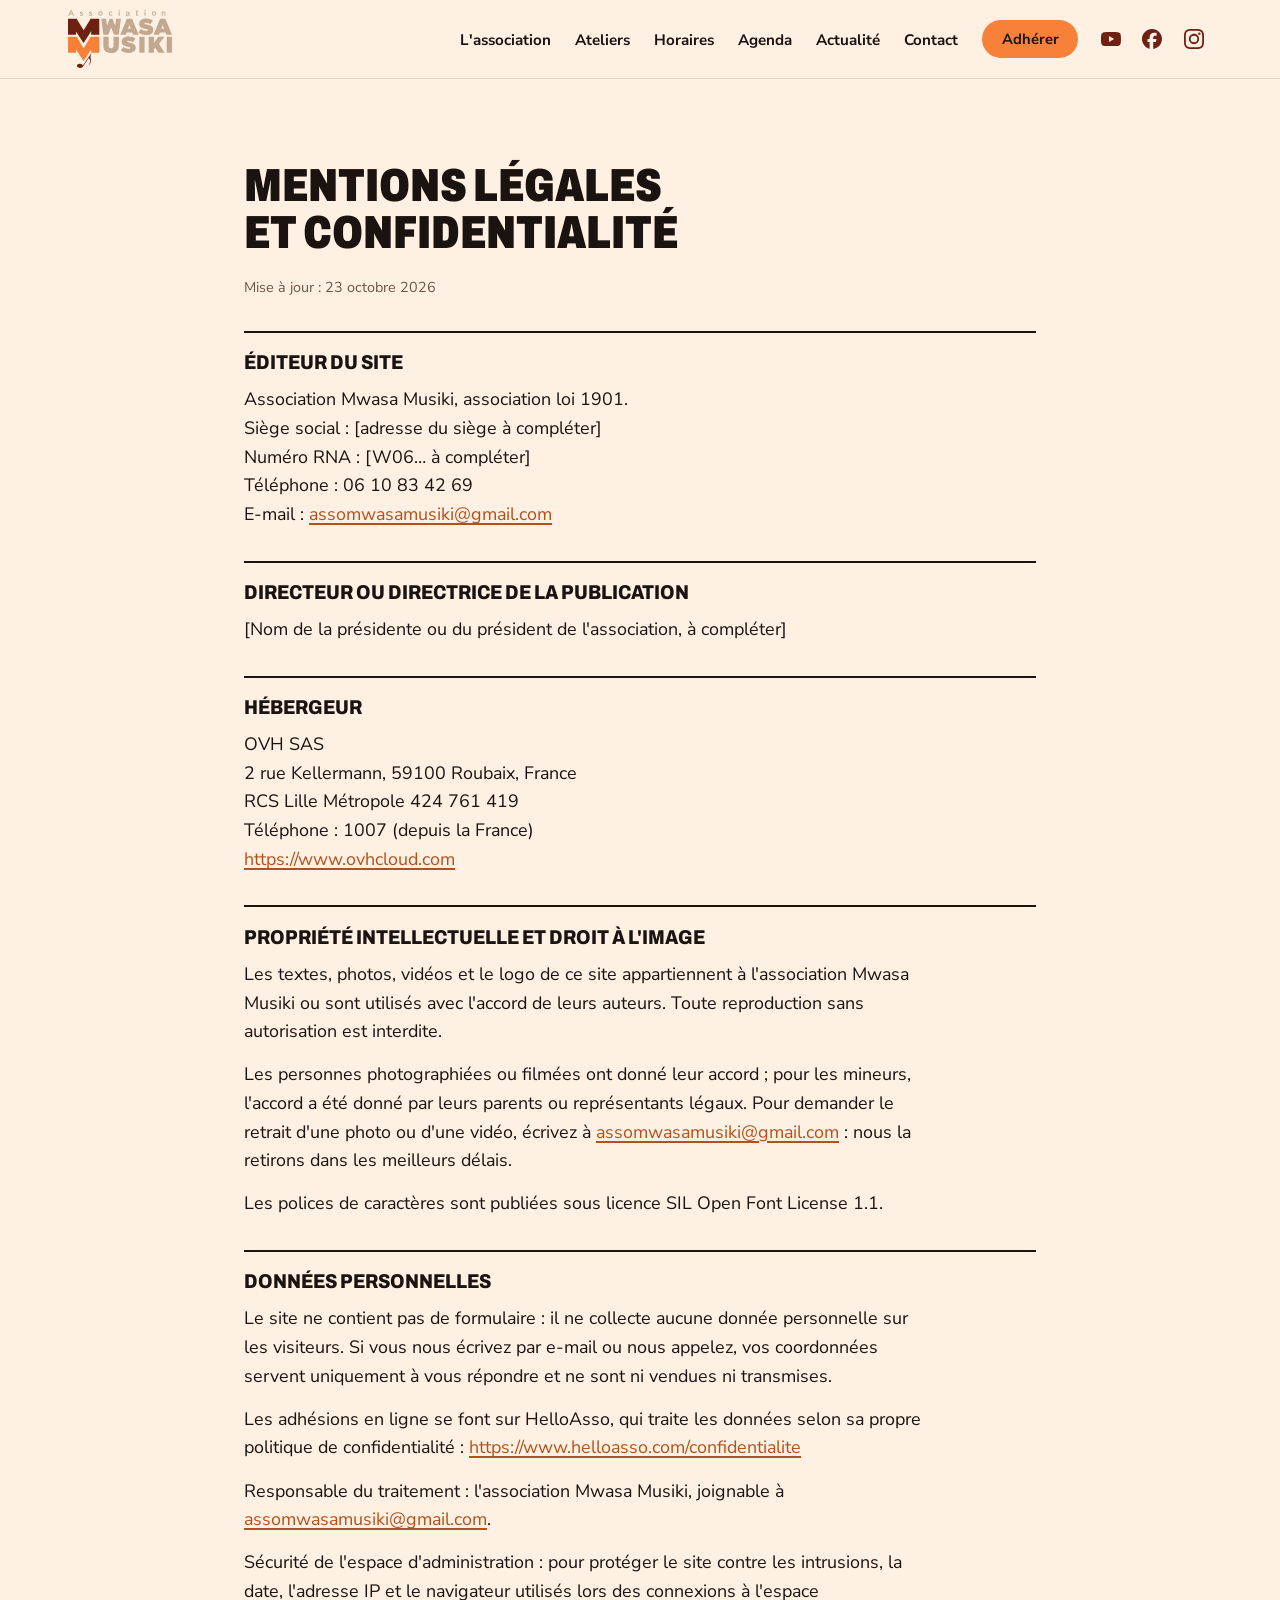
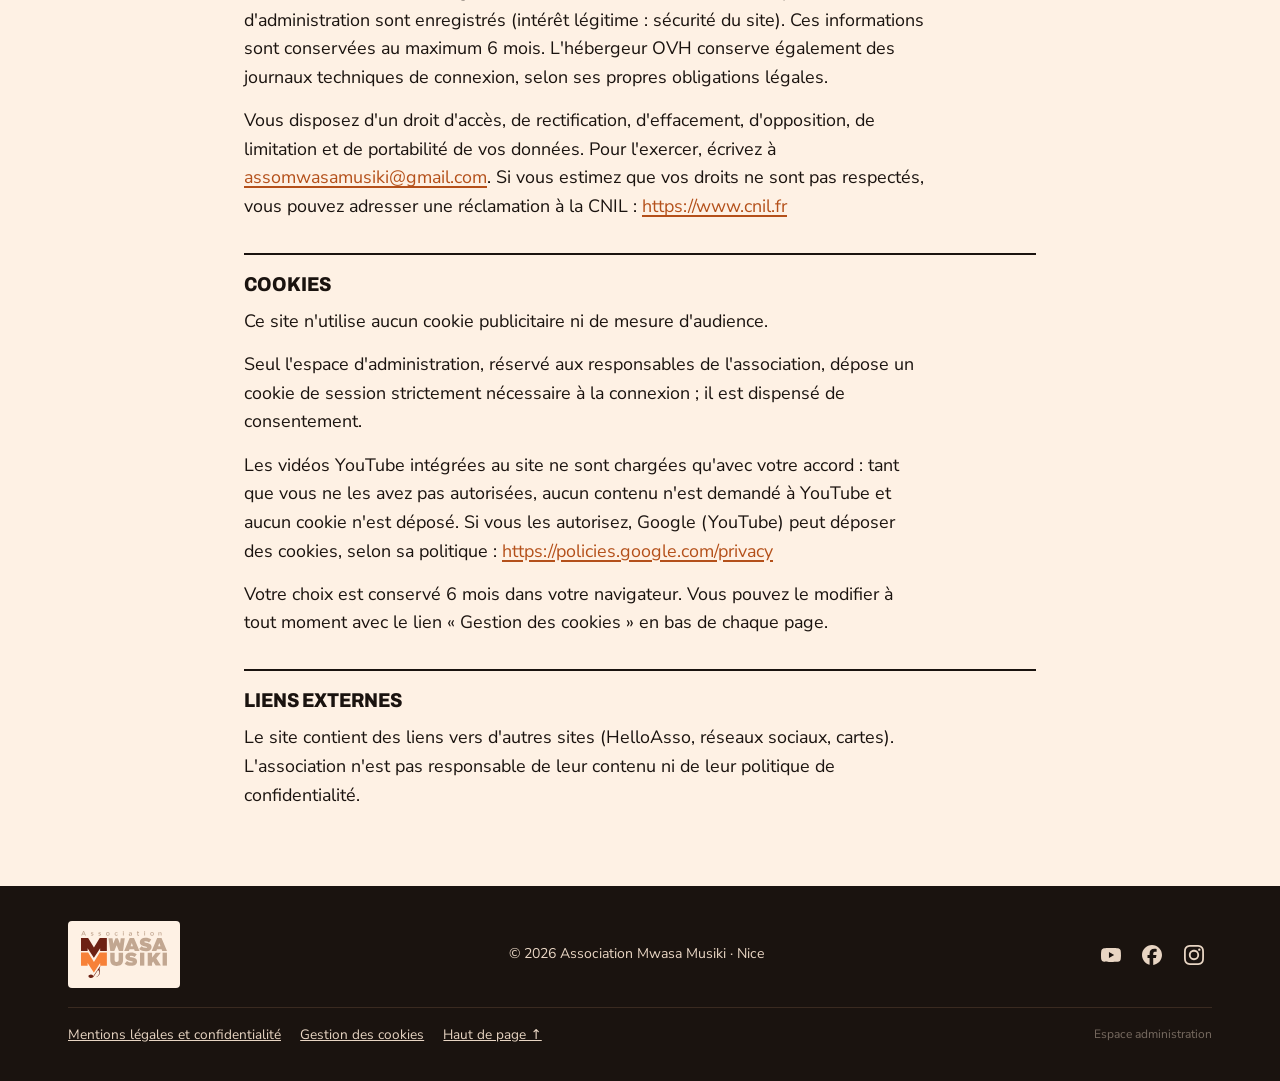
<file: www/mentions-legales-initial.html>
<!doctype html>
<html lang="fr">
<head>
<meta charset="utf-8">
<meta name="viewport" content="width=device-width, initial-scale=1, viewport-fit=cover">
<meta name="generator" content="mwasa-render r5">
<title>Mentions légales et confidentialité · Mwasa Musiki</title>
<meta name="robots" content="noindex">
<meta name="description" content="Mentions légales, données personnelles et cookies du site Mwasa Musiki">
<meta property="og:title" content="Mentions légales et confidentialité · Mwasa Musiki">
<meta property="og:description" content="Mentions légales, données personnelles et cookies du site Mwasa Musiki">
<meta property="og:image" content="img/logo.png">
<meta property="og:locale" content="fr_FR">
<link rel="icon" type="image/svg+xml" href="img/logo.svg">
<link rel="preload" href="assets/fonts/archivo-variable.woff2" as="font" type="font/woff2" crossorigin>
<link rel="stylesheet" href="assets/site.css?v=r5">
<style id="mw-theme">:root{--creme:#fef1e4;--brun:#6d2113;--orange:#f78138;--sable:#c2a791;--nuit:#1a130f;--f-display:"Archivo","Arial Narrow",Arial,sans-serif;--f-body:"Nunito Sans",system-ui,-apple-system,"Segoe UI",sans-serif}</style>
</head>
<body>
<!-- Page générée automatiquement depuis content/site.json par l'administration. Modifiez le contenu sur /admin/. -->
<span id="top"></span>
<header class="top"><div class="wrap"><a class="brand" href="accueil.html" aria-label="Mwasa Musiki, accueil"><img src="img/logo.svg" alt="Logo Mwasa Musiki" width="104" height="57"></a><button class="burger" id="burger" type="button" aria-expanded="false" aria-controls="menu"><span></span>Menu</button><nav aria-label="Navigation principale"><ul class="menu" id="menu"><li><a href="accueil.html#association">L&#39;association</a></li><li><a href="accueil.html#ateliers">Ateliers</a></li><li><a href="accueil.html#horaires">Horaires</a></li><li><a href="accueil.html#agenda">Agenda</a></li><li><a href="accueil.html#actualite">Actualité</a></li><li><a href="accueil.html#contact">Contact</a></li><li class="menu-cta"><a class="btn btn-fill" href="accueil.html#adhesion">Adhérer</a></li><li class="menu-social"><ul class="social top-social"><li><a href="https://www.youtube.com/@mwasamusiki2675" target="_blank" rel="noopener me" aria-label="YouTube (nouvelle fenêtre)" title="YouTube"><svg viewBox="0 0 24 24" aria-hidden="true"><path fill="currentColor" d="M23.498 6.186a3.016 3.016 0 0 0-2.122-2.136C19.505 3.545 12 3.545 12 3.545s-7.505 0-9.377.505A3.017 3.017 0 0 0 .502 6.186C0 8.07 0 12 0 12s0 3.93.502 5.814a3.016 3.016 0 0 0 2.122 2.136c1.871.505 9.376.505 9.376.505s7.505 0 9.377-.505a3.015 3.015 0 0 0 2.122-2.136C24 15.93 24 12 24 12s0-3.93-.502-5.814zM9.545 15.568V8.432L15.818 12l-6.273 3.568z"/></svg><span class="sr">YouTube</span></a></li><li><a href="https://www.facebook.com/MwasaMusiki/" target="_blank" rel="noopener me" aria-label="Facebook (nouvelle fenêtre)" title="Facebook"><svg viewBox="0 0 24 24" aria-hidden="true"><path fill="currentColor" d="M9.101 23.691v-7.98H6.627v-3.667h2.474v-1.58c0-4.085 1.848-5.978 5.858-5.978.401 0 .955.042 1.468.103a8.68 8.68 0 0 1 1.141.195v3.325a8.623 8.623 0 0 0-.653-.036 26.805 26.805 0 0 0-.733-.009c-.707 0-1.259.096-1.675.309a1.686 1.686 0 0 0-.679.622c-.258.42-.374.995-.374 1.752v1.297h3.919l-.386 2.103-.287 1.564h-3.246v8.245C19.396 23.238 24 18.179 24 12.044c0-6.627-5.373-12-12-12s-12 5.373-12 12c0 5.628 3.874 10.35 9.101 11.647Z"/></svg><span class="sr">Facebook</span></a></li><li><a href="https://www.instagram.com/mwasamusiki/" target="_blank" rel="noopener me" aria-label="Instagram (nouvelle fenêtre)" title="Instagram"><svg viewBox="0 0 24 24" aria-hidden="true"><path fill="currentColor" d="M7.0301.084c-1.2768.0602-2.1487.264-2.911.5634-.7888.3075-1.4575.72-2.1228 1.3877-.6652.6677-1.075 1.3368-1.3802 2.127-.2954.7638-.4956 1.6365-.552 2.914-.0564 1.2775-.0689 1.6882-.0626 4.947.0062 3.2586.0206 3.6671.0825 4.9473.061 1.2765.264 2.1482.5635 2.9107.308.7889.72 1.4573 1.388 2.1228.6679.6655 1.3365 1.0743 2.1285 1.38.7632.295 1.6361.4961 2.9134.552 1.2773.056 1.6884.069 4.9462.0627 3.2578-.0062 3.668-.0207 4.9478-.0814 1.28-.0607 2.147-.2652 2.9098-.5633.7889-.3086 1.4578-.72 2.1228-1.3881.665-.6682 1.0745-1.3378 1.3795-2.1284.2957-.7632.4966-1.636.552-2.9124.056-1.2809.0692-1.6898.063-4.948-.0063-3.2583-.021-3.6668-.0817-4.9465-.0607-1.2797-.264-2.1487-.5633-2.9117-.3084-.7889-.72-1.4568-1.3876-2.1228C21.2982 1.33 20.628.9208 19.8378.6165 19.074.321 18.2017.1197 16.9244.0645 15.6471.0093 15.236-.005 11.977.0014 8.718.0076 8.31.0215 7.0301.0839m.1402 21.6932c-1.17-.0509-1.8053-.2453-2.2287-.408-.5606-.216-.96-.4771-1.3819-.895-.422-.4178-.6811-.8186-.9-1.378-.1644-.4234-.3624-1.058-.4171-2.228-.0595-1.2645-.072-1.6442-.079-4.848-.007-3.2037.0053-3.583.0607-4.848.05-1.169.2456-1.805.408-2.2282.216-.5613.4762-.96.895-1.3816.4188-.4217.8184-.6814 1.3783-.9003.423-.1651 1.0575-.3614 2.227-.4171 1.2655-.06 1.6447-.072 4.848-.079 3.2033-.007 3.5835.005 4.8495.0608 1.169.0508 1.8053.2445 2.228.408.5608.216.96.4754 1.3816.895.4217.4194.6816.8176.9005 1.3787.1653.4217.3617 1.056.4169 2.2263.0602 1.2655.0739 1.645.0796 4.848.0058 3.203-.0055 3.5834-.061 4.848-.051 1.17-.245 1.8055-.408 2.2294-.216.5604-.4763.96-.8954 1.3814-.419.4215-.8181.6811-1.3783.9-.4224.1649-1.0577.3617-2.2262.4174-1.2656.0595-1.6448.072-4.8493.079-3.2045.007-3.5825-.006-4.848-.0608M16.953 5.5864A1.44 1.44 0 1 0 18.39 4.144a1.44 1.44 0 0 0-1.437 1.4424M5.8385 12.012c.0067 3.4032 2.7706 6.1557 6.173 6.1493 3.4026-.0065 6.157-2.7701 6.1506-6.1733-.0065-3.4032-2.771-6.1565-6.174-6.1498-3.403.0067-6.156 2.771-6.1496 6.1738M8 12.0077a4 4 0 1 1 4.008 3.9921A3.9996 3.9996 0 0 1 8 12.0077"/></svg><span class="sr">Instagram</span></a></li></ul></li></ul></nav></div></header>
<main id="contenu" class="legal"><div class="wrap narrow"><h1>Mentions légales et confidentialité</h1><p class="updated">Mise à jour : 23 octobre 2026</p><div class="legal-sections"><section class="legal-sec" id="editeur-du-site"><h2>Éditeur du site</h2><div class="prose"><p>Association Mwasa Musiki, association loi 1901.<br>Siège social : [adresse du siège à compléter]<br>Numéro RNA : [W06… à compléter]<br>Téléphone : 06 10 83 42 69<br>E-mail : <a href="mailto:assomwasamusiki@gmail.com">assomwasamusiki@gmail.com</a></p></div></section><section class="legal-sec" id="directeur-ou-directrice-de-la-publicatio"><h2>Directeur ou directrice de la publication</h2><div class="prose"><p>[Nom de la présidente ou du président de l&#39;association, à compléter]</p></div></section><section class="legal-sec" id="hebergeur"><h2>Hébergeur</h2><div class="prose"><p>OVH SAS<br>2 rue Kellermann, 59100 Roubaix, France<br>RCS Lille Métropole 424 761 419<br>Téléphone : 1007 (depuis la France)<br><a href="https://www.ovhcloud.com" target="_blank" rel="noopener">https://www.ovhcloud.com</a></p></div></section><section class="legal-sec" id="propriete-intellectuelle-et-droit-a-l-im"><h2>Propriété intellectuelle et droit à l&#39;image</h2><div class="prose"><p>Les textes, photos, vidéos et le logo de ce site appartiennent à l&#39;association Mwasa Musiki ou sont utilisés avec l&#39;accord de leurs auteurs. Toute reproduction sans autorisation est interdite.</p><p>Les personnes photographiées ou filmées ont donné leur accord ; pour les mineurs, l&#39;accord a été donné par leurs parents ou représentants légaux. Pour demander le retrait d&#39;une photo ou d&#39;une vidéo, écrivez à <a href="mailto:assomwasamusiki@gmail.com">assomwasamusiki@gmail.com</a> : nous la retirons dans les meilleurs délais.</p><p>Les polices de caractères sont publiées sous licence SIL Open Font License 1.1.</p></div></section><section class="legal-sec" id="donnees-personnelles"><h2>Données personnelles</h2><div class="prose"><p>Le site ne contient pas de formulaire : il ne collecte aucune donnée personnelle sur les visiteurs. Si vous nous écrivez par e-mail ou nous appelez, vos coordonnées servent uniquement à vous répondre et ne sont ni vendues ni transmises.</p><p>Les adhésions en ligne se font sur HelloAsso, qui traite les données selon sa propre politique de confidentialité : <a href="https://www.helloasso.com/confidentialite" target="_blank" rel="noopener">https://www.helloasso.com/confidentialite</a></p><p>Responsable du traitement : l&#39;association Mwasa Musiki, joignable à <a href="mailto:assomwasamusiki@gmail.com">assomwasamusiki@gmail.com</a>.</p><p>Sécurité de l&#39;espace d&#39;administration : pour protéger le site contre les intrusions, la date, l&#39;adresse IP et le navigateur utilisés lors des connexions à l&#39;espace d&#39;administration sont enregistrés (intérêt légitime : sécurité du site). Ces informations sont conservées au maximum 6 mois. L&#39;hébergeur OVH conserve également des journaux techniques de connexion, selon ses propres obligations légales.</p><p>Vous disposez d&#39;un droit d&#39;accès, de rectification, d&#39;effacement, d&#39;opposition, de limitation et de portabilité de vos données. Pour l&#39;exercer, écrivez à <a href="mailto:assomwasamusiki@gmail.com">assomwasamusiki@gmail.com</a>. Si vous estimez que vos droits ne sont pas respectés, vous pouvez adresser une réclamation à la CNIL : <a href="https://www.cnil.fr" target="_blank" rel="noopener">https://www.cnil.fr</a></p></div></section><section class="legal-sec" id="cookies"><h2>Cookies</h2><div class="prose"><p>Ce site n&#39;utilise aucun cookie publicitaire ni de mesure d&#39;audience.</p><p>Seul l&#39;espace d&#39;administration, réservé aux responsables de l&#39;association, dépose un cookie de session strictement nécessaire à la connexion ; il est dispensé de consentement.</p><p>Les vidéos YouTube intégrées au site ne sont chargées qu&#39;avec votre accord : tant que vous ne les avez pas autorisées, aucun contenu n&#39;est demandé à YouTube et aucun cookie n&#39;est déposé. Si vous les autorisez, Google (YouTube) peut déposer des cookies, selon sa politique : <a href="https://policies.google.com/privacy" target="_blank" rel="noopener">https://policies.google.com/privacy</a></p><p>Votre choix est conservé 6 mois dans votre navigateur. Vous pouvez le modifier à tout moment avec le lien « Gestion des cookies » en bas de chaque page.</p></div></section><section class="legal-sec" id="liens-externes"><h2>Liens externes</h2><div class="prose"><p>Le site contient des liens vers d&#39;autres sites (HelloAsso, réseaux sociaux, cartes). L&#39;association n&#39;est pas responsable de leur contenu ni de leur politique de confidentialité.</p></div></section></div></div></main>
<footer><div class="wrap"><span class="brand"><img src="img/logo.svg" alt="Logo Mwasa Musiki" width="86" height="47"></span><span>© <span id="annee">2026</span> <span>Association Mwasa Musiki · Nice</span></span><ul class="social foot-social"><li><a href="https://www.youtube.com/@mwasamusiki2675" target="_blank" rel="noopener me" aria-label="YouTube (nouvelle fenêtre)" title="YouTube"><svg viewBox="0 0 24 24" aria-hidden="true"><path fill="currentColor" d="M23.498 6.186a3.016 3.016 0 0 0-2.122-2.136C19.505 3.545 12 3.545 12 3.545s-7.505 0-9.377.505A3.017 3.017 0 0 0 .502 6.186C0 8.07 0 12 0 12s0 3.93.502 5.814a3.016 3.016 0 0 0 2.122 2.136c1.871.505 9.376.505 9.376.505s7.505 0 9.377-.505a3.015 3.015 0 0 0 2.122-2.136C24 15.93 24 12 24 12s0-3.93-.502-5.814zM9.545 15.568V8.432L15.818 12l-6.273 3.568z"/></svg><span class="sr">YouTube</span></a></li><li><a href="https://www.facebook.com/MwasaMusiki/" target="_blank" rel="noopener me" aria-label="Facebook (nouvelle fenêtre)" title="Facebook"><svg viewBox="0 0 24 24" aria-hidden="true"><path fill="currentColor" d="M9.101 23.691v-7.98H6.627v-3.667h2.474v-1.58c0-4.085 1.848-5.978 5.858-5.978.401 0 .955.042 1.468.103a8.68 8.68 0 0 1 1.141.195v3.325a8.623 8.623 0 0 0-.653-.036 26.805 26.805 0 0 0-.733-.009c-.707 0-1.259.096-1.675.309a1.686 1.686 0 0 0-.679.622c-.258.42-.374.995-.374 1.752v1.297h3.919l-.386 2.103-.287 1.564h-3.246v8.245C19.396 23.238 24 18.179 24 12.044c0-6.627-5.373-12-12-12s-12 5.373-12 12c0 5.628 3.874 10.35 9.101 11.647Z"/></svg><span class="sr">Facebook</span></a></li><li><a href="https://www.instagram.com/mwasamusiki/" target="_blank" rel="noopener me" aria-label="Instagram (nouvelle fenêtre)" title="Instagram"><svg viewBox="0 0 24 24" aria-hidden="true"><path fill="currentColor" d="M7.0301.084c-1.2768.0602-2.1487.264-2.911.5634-.7888.3075-1.4575.72-2.1228 1.3877-.6652.6677-1.075 1.3368-1.3802 2.127-.2954.7638-.4956 1.6365-.552 2.914-.0564 1.2775-.0689 1.6882-.0626 4.947.0062 3.2586.0206 3.6671.0825 4.9473.061 1.2765.264 2.1482.5635 2.9107.308.7889.72 1.4573 1.388 2.1228.6679.6655 1.3365 1.0743 2.1285 1.38.7632.295 1.6361.4961 2.9134.552 1.2773.056 1.6884.069 4.9462.0627 3.2578-.0062 3.668-.0207 4.9478-.0814 1.28-.0607 2.147-.2652 2.9098-.5633.7889-.3086 1.4578-.72 2.1228-1.3881.665-.6682 1.0745-1.3378 1.3795-2.1284.2957-.7632.4966-1.636.552-2.9124.056-1.2809.0692-1.6898.063-4.948-.0063-3.2583-.021-3.6668-.0817-4.9465-.0607-1.2797-.264-2.1487-.5633-2.9117-.3084-.7889-.72-1.4568-1.3876-2.1228C21.2982 1.33 20.628.9208 19.8378.6165 19.074.321 18.2017.1197 16.9244.0645 15.6471.0093 15.236-.005 11.977.0014 8.718.0076 8.31.0215 7.0301.0839m.1402 21.6932c-1.17-.0509-1.8053-.2453-2.2287-.408-.5606-.216-.96-.4771-1.3819-.895-.422-.4178-.6811-.8186-.9-1.378-.1644-.4234-.3624-1.058-.4171-2.228-.0595-1.2645-.072-1.6442-.079-4.848-.007-3.2037.0053-3.583.0607-4.848.05-1.169.2456-1.805.408-2.2282.216-.5613.4762-.96.895-1.3816.4188-.4217.8184-.6814 1.3783-.9003.423-.1651 1.0575-.3614 2.227-.4171 1.2655-.06 1.6447-.072 4.848-.079 3.2033-.007 3.5835.005 4.8495.0608 1.169.0508 1.8053.2445 2.228.408.5608.216.96.4754 1.3816.895.4217.4194.6816.8176.9005 1.3787.1653.4217.3617 1.056.4169 2.2263.0602 1.2655.0739 1.645.0796 4.848.0058 3.203-.0055 3.5834-.061 4.848-.051 1.17-.245 1.8055-.408 2.2294-.216.5604-.4763.96-.8954 1.3814-.419.4215-.8181.6811-1.3783.9-.4224.1649-1.0577.3617-2.2262.4174-1.2656.0595-1.6448.072-4.8493.079-3.2045.007-3.5825-.006-4.848-.0608M16.953 5.5864A1.44 1.44 0 1 0 18.39 4.144a1.44 1.44 0 0 0-1.437 1.4424M5.8385 12.012c.0067 3.4032 2.7706 6.1557 6.173 6.1493 3.4026-.0065 6.157-2.7701 6.1506-6.1733-.0065-3.4032-2.771-6.1565-6.174-6.1498-3.403.0067-6.156 2.771-6.1496 6.1738M8 12.0077a4 4 0 1 1 4.008 3.9921A3.9996 3.9996 0 0 1 8 12.0077"/></svg><span class="sr">Instagram</span></a></li></ul><nav class="foot-links" aria-label="Informations légales"><a href="mentions-legales.html">Mentions légales et confidentialité</a><button type="button" class="linklike" data-consent-open>Gestion des cookies</button><a href="#top">Haut de page ↑</a><a class="admin-link" href="admin/" rel="nofollow">Espace administration</a></nav></div></footer>
<div class="consent" id="consent" role="dialog" aria-modal="false" aria-labelledby="consent-title" hidden><p id="consent-title" class="consent-title">Cookies et vidéos</p><p class="consent-text">Ce site ne dépose aucun cookie publicitaire ni de mesure d&#39;audience. Les vidéos YouTube, elles, déposent des cookies de Google quand on les lance : vous pouvez les autoriser ou les refuser. Vous pourrez changer d&#39;avis à tout moment avec le lien « Gestion des cookies » en bas de page.</p><div class="consent-actions"><button type="button" class="btn btn-ghost" data-consent="refuse">Refuser</button><button type="button" class="btn btn-fill" data-consent="accept">Autoriser les vidéos YouTube</button></div><a class="consent-more" href="mentions-legales.html#cookies">En savoir plus</a></div>
<script src="assets/site.js?v=r5" defer></script>
</body>
</html>
</file>
<file: www/assets/site.css>
/* Polices hébergées sur le site (pas d'appel à Google : conforme RGPD) */
@font-face{font-family:"Archivo";src:url("fonts/archivo-variable.woff2") format("woff2");font-weight:100 900;font-stretch:62% 125%;font-style:normal;font-display:swap}
@font-face{font-family:"Nunito Sans";src:url("fonts/nunito-sans-variable.woff2") format("woff2");font-weight:200 1000;font-style:normal;font-display:swap}
/* Charte du site mwasamusiki.org : fond crème, couleurs du logo. Thème clair unique, pour que le logo garde toujours ses couleurs d'origine.
   Mise en page : bandes pleine largeur (crème / brun / orange), photos cadrées, chevron "M" du logo comme motif. */
:root{
  color-scheme:light;
  --creme:#fef1e4;   /* fond du site actuel */
  --brun:#6d2113;    /* logo, M supérieur */
  --orange:#f78138;  /* logo, M inférieur */
  --sable:#c2a791;   /* lettrage du logo */
  --nuit:#1a130f;    /* texte du site actuel */
  --muted:#6b5546;
  --line:#e8d5c3;
  --surface:#fff8f0;
  --accent-ink:#b4501a;
  --f-display:"Archivo","Arial Narrow",Arial,sans-serif;
  --f-body:"Nunito Sans",system-ui,-apple-system,"Segoe UI",sans-serif;
  --step-0:clamp(1rem,.96rem + .2vw,1.125rem);
  --step-1:clamp(1.2rem,1.08rem + .6vw,1.6rem);
  --step-2:clamp(1.8rem,1.3rem + 2vw,2.9rem);
  --step-3:clamp(2.7rem,1.5rem + 5vw,5.8rem);
  --wrap:74rem;
  --radius:6px;
}
*{box-sizing:border-box}
[hidden]{display:none!important}
html{scroll-behavior:smooth;scroll-padding-top:80px}
body{margin:0;background:var(--creme);color:var(--nuit);font-family:var(--f-body);font-size:var(--step-0);line-height:1.6;overflow-x:hidden}
body::before{content:"";position:fixed;inset:0 0 auto;height:env(safe-area-inset-top,0px);z-index:30;background:var(--creme)}
img{display:block;max-width:100%;height:auto}
a{color:inherit}
:focus-visible{outline:3px solid var(--orange);outline-offset:3px;border-radius:4px}
h1,h2,h3{font-family:var(--f-display);text-wrap:balance;margin:0;line-height:1.02}
p{margin:0}
.wrap{max-width:var(--wrap);margin-inline:auto;padding-left:max(20px,env(safe-area-inset-left,0px));padding-right:max(20px,env(safe-area-inset-right,0px))}
.eyebrow{font-weight:800;font-size:.78rem;letter-spacing:.14em;text-transform:uppercase;color:var(--accent-ink)}
.logo-c1{fill:#6d2113}.logo-c2{fill:#c2a791}.logo-c3{fill:#f78138}

/* Boutons */
.btn{display:inline-flex;align-items:center;justify-content:center;gap:.5rem;font-family:var(--f-body);font-weight:800;text-decoration:none;border-radius:var(--btn-radius,999px);padding:.85rem 1.4rem;line-height:1;border:2px solid transparent;transition:transform .15s ease,background-color .15s ease;cursor:pointer;font-size:1rem}
.btn:hover{transform:translateY(-2px)}
.btn-fill{background:var(--btn-bg,var(--orange));color:var(--btn-ink,var(--nuit))}
.btn-fill:hover{background:var(--btn-bg,#ff9450)}
.btn-ghost{border-color:currentColor;background:transparent}
.btn-dark{background:var(--brun);color:var(--creme)}

/* En-tête */
.top{position:sticky;top:env(safe-area-inset-top,0px);z-index:20;background:rgba(254,241,228,.94);backdrop-filter:blur(10px);-webkit-backdrop-filter:blur(10px);border-bottom:1px solid var(--line)}
.top .wrap{display:flex;align-items:center;justify-content:space-between;gap:1rem;padding-block:.65rem}
.top .brand svg{width:104px;height:auto;display:block}
.menu{list-style:none;margin:0;padding:0;display:flex;gap:1.5rem;align-items:center}
.menu a{text-decoration:none;font-weight:700;font-size:.95rem}
.menu a:not(.btn):hover{color:var(--accent-ink)}
.menu .btn{padding:.6rem 1.1rem;font-size:.92rem}
.burger{display:none;background:none;border:2px solid var(--nuit);border-radius:999px;padding:.5rem .9rem;font:800 .85rem var(--f-body);letter-spacing:.06em;text-transform:uppercase;color:var(--nuit);cursor:pointer;align-items:center;gap:.5rem}
.burger span{display:block;width:16px;height:2px;background:currentColor;position:relative}
.burger span::before,.burger span::after{content:"";position:absolute;left:0;width:16px;height:2px;background:currentColor}
.burger span::before{top:-5px}.burger span::after{top:5px}
@media (max-width:900px){
  .burger{display:inline-flex}
  .menu{position:absolute;left:0;right:0;top:100%;flex-direction:column;align-items:stretch;gap:0;background:var(--creme);border-bottom:1px solid var(--line);padding:.5rem max(20px,env(safe-area-inset-right,0px)) 1.2rem max(20px,env(safe-area-inset-left,0px));box-shadow:0 18px 30px -18px rgba(26,19,15,.35)}
  .menu:not(.open){display:none}
  .menu li a:not(.btn){display:block;padding:.85rem 0;border-bottom:1px solid var(--line);font-size:1.05rem}
  .menu li:last-child{padding-top:1rem}
  .menu .btn{width:100%;padding:.9rem}
}

/* Hero */
.hero{padding-block:clamp(2.5rem,6vw,5.5rem);overflow:hidden}
.hero .wrap{display:grid;grid-template-columns:minmax(0,1.15fr) minmax(0,1fr);gap:clamp(2rem,5vw,4.5rem);align-items:center}
.hero h1{font-size:var(--step-3);font-weight:900;font-stretch:72%;text-transform:uppercase;letter-spacing:-.005em}
.hero h1 .b{color:var(--brun)}.hero h1 .o{color:var(--orange)}
.hero .lede{margin-top:1.4rem;max-width:36ch;font-size:var(--step-1);line-height:1.45;color:var(--muted)}
.hero .ctas{margin-top:2rem;display:flex;flex-wrap:wrap;gap:.8rem}
.hero .note{margin-top:1.5rem;font-size:.92rem;color:var(--muted);display:flex;gap:.6rem;align-items:center}
.hero .note::before{content:"";flex:none;width:9px;height:9px;border-radius:50%;background:var(--orange)}
.photo-hero{position:relative;justify-self:end;width:min(100%,460px)}
.photo-hero::before{content:"";position:absolute;inset:auto -10% -12% auto;width:70%;aspect-ratio:1.97/1;background:var(--orange);clip-path:polygon(0 0,22% 0,50% 45%,78% 0,100% 0,100% 100%,74% 100%,74% 50%,50% 80%,26% 50%,26% 100%,0 100%);z-index:0}
.photo-hero img,.photo-hero video{position:relative;z-index:1;width:100%;aspect-ratio:4/5;object-fit:cover;object-position:50% 30%;border-radius:var(--radius)}
.photo-hero figcaption{position:relative;z-index:2;margin:-2.6rem 0 0 -1rem;display:inline-block;background:var(--brun);color:var(--creme);padding:.7rem 1rem;font-weight:800;font-size:.82rem;letter-spacing:.08em;text-transform:uppercase;border-radius:4px}
@media (max-width:820px){
  .hero .wrap{grid-template-columns:1fr}
  .photo-hero{justify-self:center;width:min(100%,420px);margin-top:.5rem}
  .photo-hero img,.photo-hero video{aspect-ratio:4/3.4}
}

/* Bandeau publics */
.ages{background:var(--brun);color:var(--creme)}
.ages .wrap{padding-block:1.5rem;display:flex;flex-wrap:wrap;gap:.8rem 2rem;align-items:center;justify-content:space-between}
.ages .lbl{font-weight:800;font-size:.78rem;letter-spacing:.14em;text-transform:uppercase;color:var(--sable)}
.ages ul{list-style:none;margin:0;padding:0;display:flex;flex-wrap:wrap;gap:.4rem 1.4rem;font-family:var(--f-display);font-stretch:80%;font-weight:800;font-size:var(--step-1);text-transform:uppercase}
.ages li{display:flex;align-items:center;gap:1.4rem}
.ages li+li::before{content:"";width:12px;height:9px;background:var(--orange);clip-path:polygon(0 0,25% 0,50% 50%,75% 0,100% 0,100% 100%,0 100%)}

/* Sections */
.block{padding-block:clamp(3.5rem,8vw,6.5rem)}
.head{display:grid;grid-template-columns:minmax(0,1fr) minmax(0,1.3fr);gap:1rem 2.5rem;align-items:end;margin-bottom:clamp(2rem,4vw,3.2rem)}
.head h2{font-size:var(--step-2);font-weight:900;font-stretch:78%;text-transform:uppercase;margin-top:.4rem}
.head p{color:var(--muted);max-width:54ch}
@media (max-width:760px){.head{grid-template-columns:1fr}}

/* Association */
.about{display:grid;grid-template-columns:minmax(0,1fr) minmax(0,1fr);gap:clamp(2rem,5vw,4.5rem);align-items:center}
.about figure{margin:0;position:relative}
.about figure img,.about figure video{width:100%;aspect-ratio:3/2;object-fit:cover;border-radius:var(--radius)}
.about figure::after{content:"";position:absolute;left:-14px;bottom:-14px;width:40%;height:40%;border-left:6px solid var(--orange);border-bottom:6px solid var(--orange);border-radius:0 0 0 var(--radius);pointer-events:none}
.about .big{font-family:var(--f-display);font-weight:700;font-stretch:85%;font-size:var(--step-1);line-height:1.25}
.about .big em{font-style:normal;color:var(--accent-ink)}
.about .txt{display:flex;flex-direction:column;gap:1rem}
.about .meta{border-top:1px solid var(--line);padding-top:1rem;font-size:.9rem;color:var(--muted)}
@media (max-width:820px){.about{grid-template-columns:1fr}.about figure{margin-left:14px}}

/* Ateliers */
.ateliers{display:grid;grid-template-columns:repeat(4,minmax(0,1fr));gap:1.4rem}
.at{background:var(--surface);border:1px solid var(--line);border-radius:var(--radius);overflow:hidden;display:flex;flex-direction:column}
.at img,.at video{width:100%;aspect-ratio:4/3;object-fit:cover}
.at .body{padding:1.2rem 1.2rem 1.4rem;display:flex;flex-direction:column;gap:.5rem;flex:1}
.at .tag{font-size:.72rem;font-weight:800;letter-spacing:.1em;text-transform:uppercase;color:var(--accent-ink)}
.at h3{font-size:1.3rem;font-weight:800;font-stretch:85%;text-transform:uppercase}
.at p{color:var(--muted);font-size:.97rem}
@media (max-width:1024px){.ateliers{grid-template-columns:repeat(2,minmax(0,1fr))}}
@media (max-width:540px){.ateliers{grid-template-columns:1fr}.at img,.at video{aspect-ratio:16/9}}

/* Projets */
.projects{background:var(--orange);color:var(--nuit)}
.projects .eyebrow{color:#5a1b0f}
.projects .head p{color:#3d2416}
.stages{display:grid;grid-template-columns:repeat(3,minmax(0,1fr));gap:1.4rem}
.stage{background:var(--creme);border-radius:var(--radius);overflow:hidden;display:flex;flex-direction:column}
.stage img,.stage video{width:100%;aspect-ratio:3/2;object-fit:cover}
.stage .body{padding:1.3rem 1.3rem 1.5rem;display:flex;flex-direction:column;gap:.5rem}
.stage .k{font-family:var(--f-display);font-weight:900;font-stretch:72%;font-size:clamp(1.6rem,1.2rem + 1.2vw,2.2rem);text-transform:uppercase;color:var(--brun);line-height:1}
.stage p{color:#4a3528;font-size:.97rem}
@media (max-width:860px){.stages{grid-template-columns:1fr}.stage{flex-direction:row}.stage img,.stage video{width:42%;aspect-ratio:auto;min-height:100%}.stage .body{justify-content:center}}
@media (max-width:480px){.stage{flex-direction:column}.stage img,.stage video{width:100%;aspect-ratio:16/9}}

/* Actualité */
.news{display:grid;grid-template-columns:minmax(0,1fr) minmax(0,1.1fr);border:2px solid var(--nuit);border-radius:var(--radius);overflow:hidden;background:var(--surface)}
.news .pic{position:relative;min-height:260px}
.news .pic img,.news .pic video{position:absolute;inset:0;width:100%;height:100%;object-fit:cover}
.news .date{position:absolute;left:1rem;top:1rem;background:var(--orange);color:var(--nuit);border-radius:4px;padding:.5rem .9rem .6rem;text-align:center;font-family:var(--f-display);text-transform:uppercase;line-height:.9}
.news .date b{display:block;font-weight:900;font-stretch:72%;font-size:2.6rem}
.news .date span{font-weight:800;font-size:.8rem;letter-spacing:.12em}
.news .body{padding:clamp(1.5rem,3vw,2.6rem);display:flex;flex-direction:column;gap:.9rem;align-items:flex-start;justify-content:center}
.news h3{font-size:var(--step-2);font-weight:900;font-stretch:78%;text-transform:uppercase}
.news p{color:var(--muted);max-width:48ch}
.pill{display:inline-block;padding:.3rem .75rem;border-radius:999px;background:var(--brun);color:var(--creme);font-size:.74rem;font-weight:800;letter-spacing:.1em;text-transform:uppercase}
@media (max-width:760px){.news{grid-template-columns:1fr}.news .pic{min-height:0;aspect-ratio:16/10}}

/* Adhésion */
.join{background:var(--brun);color:var(--creme);overflow:hidden}
.join .eyebrow{color:var(--sable)}
.join .grid{display:grid;grid-template-columns:minmax(0,1fr) minmax(0,1fr);gap:clamp(2rem,5vw,4.5rem);align-items:center}
.join h2{font-size:var(--step-2);font-weight:900;font-stretch:78%;text-transform:uppercase;margin-top:.5rem}
.join .lead{margin-top:1.1rem;max-width:48ch;color:#f3dfcd}
.join figure{margin:1.8rem 0 0;max-width:420px}
.join figure img,.join figure video{width:100%;aspect-ratio:3/2;object-fit:cover;border-radius:var(--radius);border:4px solid var(--creme)}
.card{background:var(--creme);color:var(--nuit);padding:clamp(1.5rem,3vw,2.3rem);border-radius:var(--radius);display:flex;flex-direction:column;gap:1.1rem}
.card h3{font-size:var(--step-1);font-weight:800;font-stretch:85%;text-transform:uppercase;color:var(--brun)}
.card dl{margin:0;display:grid;grid-template-columns:auto minmax(0,1fr);gap:.6rem 1.2rem;font-size:.96rem}
.card dt{font-weight:800;color:var(--muted)}
.card dd{margin:0}
.card small{color:var(--muted);font-size:.85rem}
@media (max-width:820px){.join .grid{grid-template-columns:1fr}.card .btn{width:100%}}
@media (max-width:420px){.card dl{grid-template-columns:1fr;gap:.1rem}.card dd{margin-bottom:.6rem}}

/* Contact */
.contact{display:grid;grid-template-columns:repeat(3,minmax(0,1fr));gap:1.6rem}
.ct{border-top:3px solid var(--nuit);padding-top:1.2rem;display:flex;flex-direction:column;gap:.5rem;min-width:0}
.ct h3{font-size:1.1rem;font-weight:800;text-transform:uppercase;letter-spacing:.03em;font-stretch:88%}
.ct p{color:var(--muted)}
.ct a{font-weight:800;text-decoration-color:var(--orange);text-decoration-thickness:2px;text-underline-offset:4px;overflow-wrap:anywhere}
@media (max-width:760px){.contact{grid-template-columns:1fr}}

/* Pied de page */
footer{background:var(--nuit);color:#e8d5c3}
footer .wrap{padding-block:2.2rem;display:flex;flex-wrap:wrap;gap:1.2rem 2rem;justify-content:space-between;align-items:center;font-size:.88rem}
footer .brand{background:var(--creme);padding:.6rem .8rem;border-radius:4px;display:inline-block}
footer .brand svg{width:86px;height:auto;display:block}
footer a{color:#e8d5c3}
footer .credits{flex-basis:100%;border-top:1px solid #3a2a20;padding-top:1rem;color:#a8907e;font-size:.8rem}

@media (prefers-reduced-motion:reduce){html{scroll-behavior:auto}.btn{transition:none}.btn:hover{transform:none}}

/* ---------- Listes de longueur variable (gérées depuis l'administration) ---------- */
.ateliers{grid-template-columns:repeat(auto-fit,minmax(min(100%,15rem),1fr))}
.stages{grid-template-columns:repeat(auto-fit,minmax(min(100%,16rem),1fr))}
.contact{grid-template-columns:repeat(auto-fit,minmax(min(100%,15rem),1fr))}
@media (max-width:1024px){.ateliers{grid-template-columns:repeat(auto-fit,minmax(min(100%,15rem),1fr))}}
@media (max-width:860px){.stages{grid-template-columns:1fr}}

/* ---------- Actualités ---------- */
.news-list{display:flex;flex-direction:column;gap:1.4rem}
.news-more{display:grid;grid-template-columns:repeat(auto-fit,minmax(min(100%,17rem),1fr));gap:1.4rem}
.news-card{background:var(--surface);border:1px solid var(--line);border-radius:var(--radius);overflow:hidden;display:flex;flex-direction:column}
.news-card img{width:100%;aspect-ratio:16/10;object-fit:cover}
.news-card .body{padding:1.2rem 1.25rem 1.4rem;display:flex;flex-direction:column;gap:.5rem;align-items:flex-start}
.news-card h3{font-size:1.3rem;font-weight:800;font-stretch:85%;text-transform:uppercase}
.news-card p{color:var(--muted);font-size:.97rem}
.news-card time,.news time.when{font-size:.78rem;font-weight:800;letter-spacing:.1em;text-transform:uppercase;color:var(--accent-ink)}
.news .body .lnk{margin-top:.2rem}
.lnk{font-weight:800;text-decoration-color:var(--orange);text-decoration-thickness:2px;text-underline-offset:4px}

/* ---------- Agenda ---------- */
.agenda-wrap{background:var(--surface);border-top:1px solid var(--line);border-bottom:1px solid var(--line)}
.events{list-style:none;margin:0;padding:0;display:flex;flex-direction:column;border-top:2px solid var(--nuit)}
.event{display:grid;grid-template-columns:5.5rem minmax(0,1fr) auto;gap:1rem 1.6rem;align-items:center;padding-block:1.3rem;border-bottom:1px solid var(--line)}
.event .d{font-family:var(--f-display);text-transform:uppercase;line-height:.9;text-align:center;background:var(--creme);border:2px solid var(--nuit);border-radius:4px;padding:.45rem .3rem .55rem}
.event .d b{display:block;font-weight:900;font-stretch:72%;font-size:2.3rem;color:var(--brun)}
.event .d span{display:block;font-weight:800;font-size:.75rem;letter-spacing:.1em}
.event .d small{display:block;font-family:var(--f-body);font-size:.7rem;font-weight:700;color:var(--muted);margin-top:.2rem}
.event h3{font-size:1.35rem;font-weight:800;font-stretch:85%;text-transform:uppercase}
.event .info{font-size:.9rem;font-weight:700;color:var(--accent-ink);margin-top:.2rem}
.event p.txt{color:var(--muted);margin-top:.35rem;max-width:60ch}
.event.past{display:none}
.events-empty{display:none;padding-block:1.5rem;color:var(--muted)}
.events.all-past+.events-empty{display:block}
@media (max-width:640px){.event{grid-template-columns:4.6rem minmax(0,1fr)}.event .go{grid-column:2}}
.top .brand img{width:104px;height:auto;display:block}
footer .brand img{width:86px;height:auto;display:block}

/* Lignes d'informations de la carte d'adhésion */
.card dl{display:flex;flex-direction:column;gap:.6rem}
.card .row{display:grid;grid-template-columns:6.2rem minmax(0,1fr);gap:1rem}
@media (max-width:420px){.card .row{grid-template-columns:1fr;gap:.1rem}.card dd{margin-bottom:.4rem}}

/* Actualités : toutes au même format (photo à gauche, texte à droite) */
.news-list{gap:1.6rem}
.news-sm{grid-template-columns:minmax(0,.8fr) minmax(0,1.2fr);border-width:1px;border-color:var(--line)}
.news-sm .pic{min-height:220px}
.news-sm h3{font-size:clamp(1.4rem,1.1rem + 1.2vw,2rem)}
.news-sm .date b{font-size:2.1rem}
@media (max-width:760px){.news-sm{grid-template-columns:1fr}.news-sm .pic{min-height:0;aspect-ratio:16/10}}

/* Lien discret vers l'administration */
footer .admin-link{font-size:.75rem;color:inherit;opacity:.45;text-decoration:none;margin-left:auto}
footer .admin-link:hover,footer .admin-link:focus-visible{opacity:1;text-decoration:underline}
footer .credits{display:flex;flex-wrap:wrap;gap:.5rem 1.5rem;align-items:center}

/* Survol des boutons, quelle que soit la couleur choisie */
.btn-fill:hover{background:var(--btn-bg,var(--orange));filter:brightness(1.08)}
.btn-fill{color:var(--btn-ink,var(--nuit))}
.btn[style*="background"]:hover{filter:brightness(1.08)}

/* Horaires */
.horaires{padding-top:0}
.slots{display:grid;grid-template-columns:repeat(auto-fit,minmax(min(100%,15rem),1fr));gap:1rem;border-top:2px solid var(--nuit);padding-top:1.4rem}
.slot{background:var(--surface);border:1px solid var(--line);border-left:5px solid var(--orange);border-radius:var(--radius);padding:1.1rem 1.2rem;display:flex;flex-direction:column;gap:.4rem;min-width:0}
.slot h3{font-size:1.15rem;font-weight:800;font-stretch:85%;text-transform:uppercase}
.slot .when{font-weight:700;color:var(--brun);font-variant-numeric:tabular-nums}
.place{margin-top:1.3rem;color:var(--muted);display:flex;flex-wrap:wrap;gap:.4rem 1rem;align-items:baseline}
.place::before{content:"";width:9px;height:9px;border-radius:50%;background:var(--orange);flex:none;align-self:center}


/* ===================== Constructeur de page (sections) ===================== */
.sec{scroll-margin-top:80px}
.wrap.narrow{max-width:52rem}
.prose{display:flex;flex-direction:column;gap:.9rem;max-width:62ch}
.prose a{color:var(--accent-ink);text-decoration-thickness:2px;text-underline-offset:3px;overflow-wrap:anywhere}
.sec-text h2,.legal h1{font-size:var(--step-2);font-weight:900;font-stretch:78%;text-transform:uppercase;margin:.4rem 0 1.2rem}

/* Texte et photo/vidéo */
.tm{display:grid;grid-template-columns:minmax(0,1fr) minmax(0,1fr);gap:clamp(2rem,5vw,4.5rem);align-items:center}
.tm-rev .tm-media{order:-1}
.tm h2{font-size:var(--step-2);font-weight:900;font-stretch:78%;text-transform:uppercase;margin:.4rem 0 1.2rem}
.tm .ctas{margin-top:1.6rem;display:flex;flex-wrap:wrap;gap:.8rem}
.tm-media{margin:0}
.tm-media img,.tm-media video{width:100%;aspect-ratio:4/3;object-fit:cover;border-radius:var(--radius)}
@media (max-width:820px){.tm{grid-template-columns:1fr}.tm-rev .tm-media{order:0}}

/* Galerie */
.gallery{display:grid;grid-template-columns:repeat(auto-fit,minmax(min(100%,15rem),1fr));gap:1rem}
.gal{margin:0;display:flex;flex-direction:column;gap:.45rem}
.gal img,.gal video{width:100%;aspect-ratio:4/3;object-fit:cover;border-radius:var(--radius)}
.gal figcaption{font-size:.9rem;color:var(--muted)}

/* Grande vidéo */
.video-main{margin:0}
.video-main img,.video-main video{width:100%;aspect-ratio:16/9;object-fit:cover;border-radius:var(--radius)}

/* Citation */
.quote-sec{background:var(--surface)}
.quote{margin:0 auto;max-width:48rem;text-align:center;display:flex;flex-direction:column;gap:1rem}
.quote blockquote{margin:0}
.quote blockquote p{font-family:var(--f-display);font-weight:700;font-stretch:85%;font-size:var(--step-2);line-height:1.15}
.quote blockquote p::before{content:"« "}.quote blockquote p::after{content:" »"}
.quote figcaption{color:var(--muted);font-weight:700}

/* Appel à l'action */
.cta-sec{background:var(--orange);color:var(--nuit)}
.cta-box{display:flex;flex-wrap:wrap;gap:1.2rem 2rem;align-items:center;justify-content:space-between}
.cta-box h2{font-size:var(--step-2);font-weight:900;font-stretch:78%;text-transform:uppercase}
.cta-box p{margin-top:.4rem;max-width:52ch}

/* Couleurs de fond au choix */
.bg-creme{background:var(--creme);color:var(--nuit)}
.bg-surface{background:var(--surface);color:var(--nuit)}
.bg-sable{background:var(--sable);color:var(--nuit)}
.bg-orange{background:var(--orange);color:var(--nuit)}
.bg-brun{background:var(--brun);color:var(--creme)}
.bg-nuit{background:var(--nuit);color:var(--creme)}
.bg-brun .eyebrow,.bg-nuit .eyebrow{color:var(--sable)}
.bg-brun .head p,.bg-nuit .head p,.bg-brun .prose,.bg-nuit .prose{color:inherit;opacity:.88}
.bg-orange .eyebrow{color:var(--brun)}
.sec.block{padding-block:clamp(3.5rem,8vw,6.5rem)}
.sec.plain+.sec.plain{padding-top:0}

/* Vidéos YouTube : rien n'est chargé avant l'accord du visiteur */
.yt{position:relative;display:block;width:100%;aspect-ratio:16/9;background:#1a130f;border-radius:var(--radius);overflow:hidden}
.yt-edit{position:absolute;inset:0;z-index:5;cursor:pointer;display:flex;align-items:flex-start;justify-content:flex-end;padding:.7rem}
.yt-edit b{background:var(--orange);color:var(--nuit);font-size:.8rem;padding:.4rem .7rem;border-radius:99px}
.video-empty{aspect-ratio:16/9;border-radius:var(--radius);background:#1a130f;color:#f3e6d8;display:flex;flex-direction:column;align-items:center;justify-content:center;gap:.4rem;cursor:pointer;text-align:center;font-weight:600;border:2px dashed rgba(255,255,255,.25)}
.video-empty span{font-size:2.4rem;color:var(--orange)}
.video-empty small{font-weight:400;opacity:.75}
.media-video{background:#1a130f}
.news .pic .yt{position:absolute;inset:0}
.yt iframe{position:absolute;inset:0;width:100%;height:100%;border:0;border-radius:inherit;z-index:3}
.yt-ask{position:absolute;inset:0;z-index:4;background:#1a130f;color:#fff;display:flex;flex-direction:column;justify-content:center;align-items:center;gap:.8rem;text-align:center;padding:1rem;font-size:.9rem;border-radius:inherit}
.yt-ask p{max-width:36ch}
.yt-ask .row{display:flex;gap:.5rem;flex-wrap:wrap;justify-content:center}
.yt-ask .btn{padding:.6rem 1rem;font-size:.88rem}
.yt-ask a{color:var(--sable)}
@media (max-width:860px){.stage .yt{width:42%;flex:none;aspect-ratio:auto;min-height:100%}}
@media (max-width:480px){.stage .yt{width:100%;aspect-ratio:16/9;min-height:0}}

/* ===================== En-tête : réseaux sociaux ===================== */
.social{list-style:none;margin:0;padding:0;display:flex;gap:.35rem;align-items:center}
.social a{display:grid;place-items:center;width:36px;height:36px;border-radius:50%;color:var(--brun);text-decoration:none;transition:background .15s,color .15s}
.social a:hover,.social a:focus-visible{background:var(--orange);color:var(--nuit)}
.social svg{width:20px;height:20px}
.sr{position:absolute;width:1px;height:1px;overflow:hidden;clip:rect(0 0 0 0);white-space:nowrap}
.menu .menu-social{margin-left:-.6rem}
@media (max-width:900px){
  .menu .menu-social{margin:0;padding-top:1rem;border:0}
  .menu .menu-social .social a{width:44px;height:44px;border:1px solid var(--line);background:var(--surface)}
}

/* ===================== Pied de page ===================== */
footer .foot-social a{color:#e8d5c3}
footer .foot-social a:hover{color:var(--nuit)}
.foot-links{display:flex;flex-wrap:wrap;gap:.4rem 1.2rem;align-items:center;flex-basis:100%;border-top:1px solid #3a2a20;padding-top:1rem;font-size:.85rem}
.foot-links a,.linklike{color:#e8d5c3}
.linklike{background:none;border:0;padding:0;font:inherit;text-decoration:underline;cursor:pointer}
.foot-links .admin-link{margin-left:auto}

/* ===================== Bandeau cookies ===================== */
.consent{position:fixed;z-index:60;left:max(16px,env(safe-area-inset-left,0px));right:max(16px,env(safe-area-inset-right,0px));bottom:calc(16px + env(safe-area-inset-bottom,0px));max-width:40rem;margin:0 auto;background:var(--surface);color:var(--nuit);border:1px solid var(--line);border-radius:10px;box-shadow:0 20px 50px -20px rgba(26,19,15,.5);padding:1.2rem 1.3rem;display:flex;flex-direction:column;gap:.8rem}
.consent-title{font-family:var(--f-display);font-weight:900;text-transform:uppercase;font-size:1.05rem}
.consent-text{font-size:.92rem;color:var(--muted)}
.consent-actions{display:flex;flex-wrap:wrap;gap:.6rem}
.consent-actions .btn{flex:1 1 12rem;justify-content:center;padding:.75rem 1rem;font-size:.92rem}
.consent-more{font-size:.85rem;color:var(--accent-ink)}

/* ===================== Mentions légales ===================== */
.legal{padding-block:clamp(2.5rem,6vw,5rem)}
.legal .updated{color:var(--muted);font-size:.9rem;margin-bottom:2rem}
.legal-sections{display:flex;flex-direction:column;gap:2rem}
.legal-sec{border-top:2px solid var(--nuit);padding-top:1.2rem;scroll-margin-top:90px}
.legal-sec h2{font-size:1.25rem;font-weight:800;font-stretch:88%;text-transform:uppercase;margin-bottom:.8rem}

/* ===================== Notes de piano au défilement ===================== */
.notes{position:fixed;top:0;right:0;bottom:0;width:64px;pointer-events:none;z-index:15;overflow:hidden}
.notes .keys{position:absolute;right:10px;top:50%;transform:translateY(-50%);width:16px;display:flex;flex-direction:column;gap:2px;opacity:.55}
.notes .keys i{display:block;height:15px;border-radius:2px 0 0 2px;background:var(--surface);border:1px solid var(--line);transition:background .2s,transform .2s}
.notes .keys i.k-b{width:10px;height:10px;background:var(--brun);border-color:var(--brun);margin:-6px 0;position:relative;z-index:1;align-self:flex-start}
.notes .keys i.on{background:var(--orange);transform:translateX(-3px)}
.notes .n{position:absolute;right:30px;font-family:var(--f-display);font-weight:900;line-height:1;color:var(--orange);will-change:transform,opacity;animation:note-up 1.6s ease-out forwards}
.notes .n.down{animation-name:note-down}
.notes .n.b{color:var(--brun)}.notes .n.s{color:var(--sable)}
@keyframes note-up{0%{opacity:0;transform:translate(0,0) rotate(-10deg) scale(.6)}15%{opacity:.95}100%{opacity:0;transform:translate(var(--dx),-120px) rotate(14deg) scale(1)}}
@keyframes note-down{0%{opacity:0;transform:translate(0,0) rotate(10deg) scale(.6)}15%{opacity:.95}100%{opacity:0;transform:translate(var(--dx),120px) rotate(-14deg) scale(1)}}
@media (max-width:700px){.notes{width:40px}.notes .keys{display:none}.notes .n{right:8px;font-size:.9em}}
@media (prefers-reduced-motion:reduce){.notes{display:none}}
@media print{.notes,.consent{display:none!important}}
@media (max-width:600px){
  .consent{padding:.9rem 1rem;gap:.55rem;bottom:calc(10px + env(safe-area-inset-bottom,0px))}
  .consent-title{font-size:.95rem}
  .consent-text{font-size:.82rem;line-height:1.45}
  .consent-actions .btn{flex:1 1 8rem;padding:.65rem .6rem;font-size:.85rem}
}

/* ===================== Mise en page libre (blocs) ===================== */
.free-rows{display:flex;flex-direction:column;gap:clamp(1.8rem,4vw,3rem)}
.frow{display:grid;grid-template-columns:minmax(0,1fr);gap:clamp(1.5rem,4vw,4rem);align-items:start}
.frow.lay-1-1{grid-template-columns:repeat(2,minmax(0,1fr))}
.frow.lay-2-1{grid-template-columns:minmax(0,2fr) minmax(0,1fr)}
.frow.lay-1-2{grid-template-columns:minmax(0,1fr) minmax(0,2fr)}
.frow.lay-1-1-1{grid-template-columns:repeat(3,minmax(0,1fr))}
.frow.v-center{align-items:center}.frow.v-end{align-items:end}
@media (max-width:820px){.frow[class*="lay-"]{grid-template-columns:minmax(0,1fr)}}
.fcol{display:flex;flex-direction:column;gap:1.1rem;min-width:0}
.fb{min-width:0}
.fb.al-center{text-align:center}.fb.al-right{text-align:right}
.fb.al-center .prose{margin-inline:auto}.fb.al-right .prose{margin-left:auto}
.fb-h{text-transform:uppercase}
.fb-h1{font-size:var(--step-3);font-weight:900;font-stretch:72%}
.fb-h2{font-size:var(--step-2);font-weight:900;font-stretch:78%}
.fb-h3{font-size:var(--step-1);font-weight:800;font-stretch:85%;line-height:1.15}
.fb-h4{font-size:1.15rem;font-weight:800;font-stretch:88%;line-height:1.2}
.fb-btns{display:flex;flex-wrap:wrap;gap:.8rem}
.al-center .fb-btns{justify-content:center}.al-right .fb-btns{justify-content:flex-end}
.fb-media{margin:0;display:flex;flex-direction:column;gap:.45rem}
.fb-media img,.fb-media video,.fb-media .yt,.fb-media .video-empty{width:100%;object-fit:cover;border-radius:var(--radius)}
.fb-media.r-16-9 :is(img,video,.yt,.video-empty){aspect-ratio:16/9}
.fb-media.r-4-3 :is(img,video,.yt,.video-empty){aspect-ratio:4/3}
.fb-media.r-3-2 :is(img,video,.yt,.video-empty){aspect-ratio:3/2}
.fb-media.r-1-1 :is(img,video,.yt,.video-empty){aspect-ratio:1}
.fb-media.r-4-5 :is(img,video,.yt,.video-empty){aspect-ratio:4/5}
.fb-media.r-auto :is(img,video){aspect-ratio:auto}
.fb-media figcaption{font-size:.9rem;color:var(--muted)}
.fb-quote{margin:0;display:flex;flex-direction:column;gap:.8rem}
.fb-quote blockquote{margin:0}
.fb-quote blockquote p{font-family:var(--f-display);font-weight:700;font-stretch:85%;font-size:var(--step-2);line-height:1.15}
.fb-quote blockquote p::before{content:"« "}.fb-quote blockquote p::after{content:" »"}
.fb-quote figcaption{color:var(--muted);font-weight:700}
.fb-spacer.sp-s{height:.5rem}.fb-spacer.sp-m{height:2rem}.fb-spacer.sp-l{height:4rem}.fb-spacer.sp-xl{height:7rem}
.fb-hr{border:0;border-top:2px solid currentColor;opacity:.2;margin:.4rem 0;width:100%}
.bg-brun .fb-media figcaption,.bg-nuit .fb-media figcaption,.bg-brun .fb-quote figcaption,.bg-nuit .fb-quote figcaption{color:inherit;opacity:.8}

/* Couleurs et marges choisies pour une section */
.sec.tc :is(h1,h2,h3,h4,p,li,dt,dd,figcaption,small,.eyebrow,.lede,.big,.meta,.prose,.head p,.lbl,.tag,.when){color:inherit}
.sec.tc :is(.at,.stage,.slot,.news,.card,.event .d) :is(h1,h2,h3,h4,p,li,dt,dd,small,.tag,.when){color:var(--nuit)}
.sec.block.pad-0{padding-block:0}.sec.block.pad-s{padding-block:clamp(1.5rem,3vw,2.5rem)}
.sec.block.pad-m{padding-block:clamp(3.5rem,8vw,6.5rem)}.sec.block.pad-l{padding-block:clamp(5rem,12vw,10rem)}
.sec.plain+.sec.plain.pad-s{padding-top:clamp(1.5rem,3vw,2.5rem)}.sec.plain+.sec.plain.pad-m{padding-top:clamp(3.5rem,8vw,6.5rem)}.sec.plain+.sec.plain.pad-l{padding-top:clamp(5rem,12vw,10rem)}
</file>
<file: www/assets/admin/admin.css>
/* Mwasa Musiki : interface d'administration (s'ajoute à site.css) */
.mw-admin { --mwa-blue: #2563eb; --mwa-bar: #1a130f; }
[hidden] { display: none !important; }
@media (max-width: 640px) {
  .mwa-title { display: none; }
  .mwa-status { flex-basis: 100%; min-width: 0; font-size: .82rem; }
  .mwa-btn { padding: .45rem .6rem; font-size: .8rem; }
  #help-btn, .mwa-actions a.mwa-btn { display: none; }
}

/* Connexion */
.mwa-login { min-height: 100vh; display: grid; place-items: center; padding: 2rem max(16px, env(safe-area-inset-left, 0px)); background: var(--creme); }
.mwa-login-card { width: min(100%, 30rem); background: var(--surface); border: 1px solid var(--line); border-radius: 10px; padding: clamp(1.5rem, 4vw, 2.4rem); display: flex; flex-direction: column; gap: 1rem; box-shadow: 0 20px 50px -30px rgba(26, 19, 15, .45); }
.mwa-login-card h1 { font-size: 1.8rem; font-weight: 900; font-stretch: 78%; text-transform: uppercase; }
.mwa-login-card p { color: var(--muted); }
.mwa-login form { display: flex; flex-direction: column; gap: .7rem; }
.mwa-login label { font-weight: 800; font-size: .9rem; }
.mwa-login input[type=password] { font: inherit; padding: .8rem .9rem; border: 2px solid var(--line); border-radius: 8px; background: #fff; color: var(--nuit); }
.mwa-login input[type=password]:focus { border-color: var(--orange); outline: none; }
.mwa-check { display: flex; gap: .5rem; align-items: center; font-weight: 600 !important; }
.mwa-login .btn { justify-content: center; margin-top: .3rem; }
.mwa-error { color: #a1221a; font-weight: 700; background: #fde4df; border-radius: 6px; padding: .6rem .8rem; }
.mwa-help { border-top: 1px solid var(--line); padding-top: .8rem; font-size: .92rem; }
.mwa-help summary { cursor: pointer; font-weight: 800; color: var(--accent-ink); }
.mwa-help ol { padding-left: 1.2rem; display: flex; flex-direction: column; gap: .4rem; margin: .8rem 0 0; color: var(--muted); }
.mwa-help code { background: var(--creme); padding: .1rem .35rem; border-radius: 4px; }

/* Barre du haut */
.mwa-bar { position: sticky; top: 0; z-index: 100; background: var(--mwa-bar); color: #f3e7dc; font-size: .9rem; padding-top: env(safe-area-inset-top, 0px); }
.mwa-bar-in { display: flex; flex-wrap: wrap; align-items: center; gap: .5rem 1rem; padding: .55rem max(12px, env(safe-area-inset-right, 0px)) .55rem max(12px, env(safe-area-inset-left, 0px)); }
.mwa-title { font-family: var(--f-display); text-transform: uppercase; letter-spacing: .04em; }
.mwa-title b { color: var(--orange); }
.mwa-status { color: #bfa898; flex: 1; min-width: 10rem; }
.mwa-status.dirty { color: #ffd2b3; font-weight: 700; }
.mwa-actions { display: flex; flex-wrap: wrap; gap: .4rem; }
.mwa-btn { font: 700 .88rem var(--f-body); border: 1px solid #4a3a30; background: #2a201a; color: #f3e7dc; border-radius: 6px; padding: .5rem .8rem; cursor: pointer; text-decoration: none; line-height: 1.1; display: inline-flex; align-items: center; }
.mwa-btn:hover { background: #3a2c23; }
.mwa-btn:disabled { opacity: .45; cursor: default; }
.mwa-primary { background: var(--orange); border-color: var(--orange); color: #1a130f; }
.mwa-primary:hover { background: #ff9450; }
.mwa-ghost { background: transparent; }
.mwa-pop .mwa-btn { background: #fff; color: var(--nuit); border-color: var(--line); }
.mwa-pop .mwa-btn.mwa-primary { background: var(--orange); border-color: var(--orange); }
.mwa-pop .mwa-btn.mwa-danger { background: #fde4df; color: #a1221a; border-color: #f3b9ad; }

.mwa-tip { position: relative; background: #fff4d9; border-bottom: 1px solid #f0d9a0; color: #4a3528; font-size: .9rem; padding: .7rem 3rem .7rem max(16px, env(safe-area-inset-left, 0px)); }
.mwa-tip button { position: absolute; right: .6rem; top: .45rem; border: 0; background: none; font-size: 1.4rem; cursor: pointer; color: #4a3528; }

/* Aperçu modifiable */
.mwa-preview .top { top: calc(env(safe-area-inset-top, 0px) + var(--mwa-bar-h, 46px)); }
.mwa-preview [data-edit] { border-radius: 3px; cursor: text; transition: box-shadow .12s; min-width: 1ch; }
.mwa-preview [data-edit]:hover { box-shadow: 0 0 0 2px rgba(37, 99, 235, .55); }
.mwa-preview [data-edit]:focus { outline: none; box-shadow: 0 0 0 2px var(--mwa-blue); background: rgba(37, 99, 235, .06); }
.mwa-preview [data-edit]:empty::before { content: "Cliquez pour écrire…"; opacity: .45; font-style: italic; }
.mwa-preview [data-img] { cursor: pointer; transition: filter .12s, outline-color .12s; outline: 3px solid transparent; outline-offset: -3px; }
.mwa-preview [data-img]:hover { filter: brightness(.82); outline-color: var(--mwa-blue); }
.mwa-preview [data-link], .mwa-preview [data-event] { cursor: pointer; }
.mwa-preview [data-link]:hover, .mwa-preview [data-event]:hover { box-shadow: 0 0 0 2px var(--mwa-blue); }
.mwa-preview [data-link]:empty::before { content: "+ Ajouter un lien"; opacity: .6; }
.mwa-preview [data-link]:empty { border: 2px dashed currentColor; background: transparent; color: inherit; }
.mwa-imgwrap { position: relative; }
.mwa-badge { position: absolute; z-index: 5; pointer-events: none; background: var(--mwa-blue); color: #fff; font: 700 .72rem var(--f-body); padding: .25rem .5rem; border-radius: 4px; opacity: 0; transition: opacity .12s; }
[data-item] { position: relative; }
.mwa-ctrl { position: absolute; z-index: 6; top: .4rem; right: .4rem; display: flex; gap: .25rem; opacity: 0; transition: opacity .12s; }
[data-item]:hover > .mwa-ctrl, [data-item]:focus-within > .mwa-ctrl { opacity: 1; }
.mwa-ctrl button { font: 700 .78rem var(--f-body); border: 0; border-radius: 5px; background: rgba(26, 19, 15, .88); color: #fff; padding: .35rem .5rem; cursor: pointer; line-height: 1; }
.mwa-ctrl button:hover { background: var(--mwa-blue); }
.mwa-ctrl button.del:hover { background: #c0392b; }
@media (hover: none) { .mwa-ctrl { opacity: 1; } }
.ages [data-item] .mwa-ctrl, .card .row .mwa-ctrl, .contact [data-item] .mwa-ctrl { top: -.6rem; right: 0; }
.mwa-add { font: 800 .9rem var(--f-body); border: 2px dashed var(--muted); border-radius: var(--radius); background: transparent; color: var(--muted); padding: 1rem; cursor: pointer; min-height: 3.2rem; }
.mwa-add:hover { border-color: var(--mwa-blue); color: var(--mwa-blue); background: rgba(37, 99, 235, .05); }
.projects .mwa-add, .join .mwa-add { border-color: currentColor; color: inherit; }
.ages .mwa-add { padding: .3rem .8rem; min-height: 0; color: var(--sable); border-color: var(--sable); }
.events .mwa-add, .news-list > .mwa-add { width: 100%; margin-top: 1rem; }
.mwa-preview .event.past { display: grid; opacity: .5; }
.mwa-preview .event.past::after { content: "Passé : masqué sur le site"; position: absolute; left: 0; top: .2rem; font-size: .7rem; font-weight: 800; color: #a1221a; text-transform: uppercase; letter-spacing: .06em; }
.mwa-preview .events.all-past + .events-empty { display: block; }

/* Fenêtre d'édition */
.mwa-backdrop { position: fixed; inset: 0; z-index: 200; background: rgba(26, 19, 15, .45); }
.mwa-pop { position: fixed; z-index: 210; left: 50%; top: 50%; transform: translate(-50%, -50%); width: min(92vw, 28rem); max-height: 88vh; overflow: auto; background: #fff; color: var(--nuit); border-radius: 12px; padding: 1.4rem; display: flex; flex-direction: column; gap: 1rem; box-shadow: 0 30px 80px -20px rgba(0, 0, 0, .5); }
.mwa-pop h2 { font-size: 1.3rem; font-weight: 900; font-stretch: 80%; text-transform: uppercase; }
#pop-body { display: flex; flex-direction: column; gap: .8rem; }
.mwa-field { display: flex; flex-direction: column; gap: .3rem; }
.mwa-field label { font-weight: 800; font-size: .85rem; }
.mwa-field input, .mwa-field textarea { font: inherit; padding: .6rem .7rem; border: 2px solid var(--line); border-radius: 7px; background: #fff; color: var(--nuit); }
.mwa-field input:focus, .mwa-field textarea:focus { border-color: var(--orange); outline: none; }
.mwa-field small { color: var(--muted); font-size: .8rem; }
.mwa-thumb { width: 100%; aspect-ratio: 16 / 10; object-fit: cover; border-radius: 8px; background: var(--creme); }
.mwa-pop-actions { display: flex; justify-content: flex-end; gap: .5rem; flex-wrap: wrap; }
@media (max-width: 560px) {
  .mwa-pop { left: 0; right: 0; top: auto; bottom: 0; transform: none; width: 100%; border-radius: 14px 14px 0 0; max-height: 85vh; padding-bottom: calc(1.4rem + env(safe-area-inset-bottom, 0px)); }
}

.mwa-toast { position: fixed; z-index: 300; left: 50%; bottom: calc(1.2rem + env(safe-area-inset-bottom, 0px)); transform: translateX(-50%); background: var(--nuit); color: #fff; padding: .8rem 1.1rem; border-radius: 8px; font-weight: 700; box-shadow: 0 10px 30px -10px rgba(0, 0, 0, .5); max-width: calc(100vw - 32px); }
.mwa-toast.ok { background: #1f6f43; }
.mwa-toast.err { background: #a1221a; }
.mwa-busy { cursor: progress; }

.mwa-linkbtn { background: none; border: 0; color: var(--accent-ink); font: 700 .88rem var(--f-body); text-decoration: underline; cursor: pointer; padding: .3rem 0; align-self: flex-start; }
.mwa-login input[type=text] { font: inherit; padding: .8rem .9rem; border: 2px solid var(--line); border-radius: 8px; background: #fff; color: var(--nuit); }
.mwa-login input[type=text]:focus { border-color: var(--orange); outline: none; }

/* Cadrage */
.mwa-focus { position: relative; border-radius: 8px; overflow: hidden; background: #2a201a; cursor: crosshair; }
.mwa-focus img { display: block; width: 100%; max-height: 46vh; object-fit: contain; }
.mwa-focus .dot { position: absolute; width: 26px; height: 26px; margin: -13px 0 0 -13px; border-radius: 50%; border: 3px solid #fff; box-shadow: 0 0 0 2px rgba(0,0,0,.5), inset 0 0 0 2px rgba(0,0,0,.35); pointer-events: none; }
.mwa-crops { display: grid; grid-template-columns: repeat(3, minmax(0, 1fr)); gap: .5rem; }
.mwa-crops figure { margin: 0; display: flex; flex-direction: column; gap: .2rem; }
.mwa-crops img { width: 100%; object-fit: cover; border-radius: 5px; background: var(--creme); }
.mwa-crops figcaption { font-size: .72rem; color: var(--muted); text-align: center; }
.mwa-row { display: flex; gap: .5rem; flex-wrap: wrap; }

/* Apparence */
.mwa-colors { display: grid; grid-template-columns: repeat(auto-fit, minmax(9.5rem, 1fr)); gap: .6rem; }
.mwa-color { display: flex; align-items: center; gap: .55rem; border: 2px solid var(--line); border-radius: 8px; padding: .45rem .55rem; }
.mwa-color input[type=color] { width: 2.4rem; height: 2.1rem; padding: 0; border: 0; background: none; cursor: pointer; flex: none; }
.mwa-color span { font-size: .82rem; font-weight: 700; line-height: 1.2; }
.mwa-field select { font: inherit; padding: .6rem .7rem; border: 2px solid var(--line); border-radius: 7px; background: #fff; color: var(--nuit); }
.mwa-note { font-size: .82rem; color: var(--muted); background: var(--creme); border-radius: 6px; padding: .6rem .7rem; }
.mwa-warn { font-size: .85rem; color: #7a3b00; background: #fff1d6; border-radius: 6px; padding: .6rem .7rem; }
.mwa-small { font-size: .85rem; margin-top: -.4rem; }
.mwa-small a { color: var(--accent-ink); }

.mwa-hint { font-size: .85rem; color: var(--muted); margin: -.2rem 0 .2rem; }
#code { font-size: 1.6rem; letter-spacing: .3em; text-align: center; font-variant-numeric: tabular-nums; padding: .7rem; border: 2px solid var(--line); border-radius: 8px; }
#code:focus { border-color: var(--orange); outline: none; }
.mwa-sec h3 { font-size: 1rem; font-weight: 800; text-transform: uppercase; letter-spacing: .03em; margin-top: .4rem; }
.mwa-sec .state { display: inline-block; font-size: .78rem; font-weight: 800; padding: .2rem .55rem; border-radius: 999px; }
.mwa-sec .on { background: #dff3e6; color: #1f6f43; }
.mwa-sec .off { background: #fde4df; color: #a1221a; }
.mwa-qr { display: flex; justify-content: center; background: #fff; padding: .6rem; border-radius: 8px; border: 1px solid var(--line); }
.mwa-qr svg, .mwa-qr img { width: 200px; height: 200px; }
.mwa-secret { font-family: ui-monospace, monospace; font-size: .85rem; word-break: break-all; background: var(--creme); padding: .5rem .6rem; border-radius: 6px; user-select: all; }
.mwa-log { list-style: none; margin: 0; padding: 0; font-size: .8rem; max-height: 14rem; overflow: auto; border: 1px solid var(--line); border-radius: 6px; }
.mwa-log li { padding: .4rem .6rem; border-bottom: 1px solid var(--line); display: grid; grid-template-columns: 9.5rem minmax(0, 1fr); gap: .5rem; }
.mwa-log li.bad { background: #fff3f1; }
.mwa-log time { color: var(--muted); font-variant-numeric: tabular-nums; }
.mwa-strength { height: 6px; border-radius: 3px; background: var(--line); overflow: hidden; }
.mwa-strength i { display: block; height: 100%; width: 0; transition: width .2s, background .2s; }

/* Constructeur de page */
.mwa-preview .sec { position: relative; }
.mwa-preview .sec:hover { outline: 2px dashed rgba(37, 99, 235, .45); outline-offset: -2px; }
.mwa-secbar { position: absolute; z-index: 8; top: .5rem; left: max(.5rem, env(safe-area-inset-left, 0px)); display: flex; flex-wrap: wrap; gap: .25rem; align-items: center; opacity: 0; transition: opacity .12s; max-width: calc(100% - 1rem); }
.mwa-preview .sec:hover > .mwa-secbar, .mwa-secbar:focus-within { opacity: 1; }
@media (hover: none) { .mwa-secbar { opacity: 1; position: relative; top: 0; left: 0; padding: .4rem; } }
.mwa-secbar .lbl { background: var(--mwa-blue); color: #fff; font: 800 .72rem var(--f-body); text-transform: uppercase; letter-spacing: .05em; padding: .35rem .55rem; border-radius: 5px; }
.mwa-secbar button { font: 700 .78rem var(--f-body); border: 0; border-radius: 5px; background: rgba(26, 19, 15, .9); color: #fff; padding: .35rem .55rem; cursor: pointer; line-height: 1; }
.mwa-secbar button:hover { background: var(--mwa-blue); }
.mwa-secbar button.del:hover { background: #c0392b; }
.mwa-addsec { display: flex; justify-content: center; padding: .35rem max(16px, env(safe-area-inset-left, 0px)); background: transparent; position: relative; z-index: 7; margin: -1.1rem 0; }
.mwa-addsec button { font: 800 .8rem var(--f-body); border: 2px dashed var(--mwa-blue); color: var(--mwa-blue); background: #fff; border-radius: 999px; padding: .4rem .9rem; cursor: pointer; opacity: .35; transition: opacity .12s; }
.mwa-addsec:hover button, .mwa-addsec button:focus-visible { opacity: 1; }
.mwa-preview .sec-hidden { opacity: .45; background-image: repeating-linear-gradient(45deg, transparent 0 14px, rgba(26, 19, 15, .05) 14px 28px); }
.mwa-types { display: grid; grid-template-columns: repeat(auto-fill, minmax(12rem, 1fr)); gap: .5rem; }
.mwa-type { text-align: left; border: 2px solid var(--line); background: #fff; border-radius: 8px; padding: .7rem .8rem; cursor: pointer; display: flex; flex-direction: column; gap: .25rem; font: inherit; color: var(--nuit); }
.mwa-type:hover, .mwa-type:focus-visible { border-color: var(--mwa-blue); background: #f3f7ff; }
.mwa-type b { font-size: .92rem; }
.mwa-type span { font-size: .8rem; color: var(--muted); }
.mwa-pop:has(.mwa-types) { width: min(94vw, 46rem); }
.mwa-tabs { display: flex; gap: .3rem; border-bottom: 2px solid var(--line); flex-wrap: wrap; }
.mwa-tab { font: 700 .85rem var(--f-body); border: 0; background: none; padding: .55rem .8rem; cursor: pointer; color: var(--muted); border-bottom: 3px solid transparent; margin-bottom: -2px; }
.mwa-tab.on { color: var(--nuit); border-bottom-color: var(--orange); }
.mwa-view select { font: 700 .85rem var(--f-body); background: #2a201a; color: #f3e7dc; border: 1px solid #4a3a30; border-radius: 6px; padding: .45rem .5rem; }
.mwa-preview [data-textarea] { cursor: pointer; border-radius: 4px; }
.mwa-preview [data-textarea]:hover { box-shadow: 0 0 0 2px var(--mwa-blue); }
.mwa-preview [data-textarea] .empty { opacity: .5; font-style: italic; }
.mwa-preview [data-social] { outline: 2px dashed transparent; }
.mwa-preview [data-social]:hover { outline-color: var(--mwa-blue); }
.mwa-preview .social .mwa-add { min-height: 0; width: 36px; height: 36px; padding: 0; border-radius: 50%; font-size: 1.1rem; }
.mwa-preview .social [data-item] .mwa-ctrl { top: auto; bottom: -1.9rem; right: auto; left: 0; }
.mwa-preview .consent-edit { margin-top: 3rem; border: 2px dashed var(--line); border-radius: 8px; padding: 1.2rem; display: flex; flex-direction: column; gap: .8rem; }
.mwa-preview .consent-edit h2 { font-size: 1.1rem; text-transform: uppercase; }
.mwa-pop textarea { font: inherit; line-height: 1.5; width: 100%; resize: vertical; }

/* ===================== Mise en forme, blocs, glisser-déposer ===================== */
.mwa-pop img[src=""]{visibility:hidden}
.mwa-stylebtn{position:absolute;z-index:150;font:800 .78rem var(--f-body);background:var(--mwa-blue);color:#fff;border:0;border-radius:6px;padding:.35rem .6rem;cursor:pointer;box-shadow:0 6px 16px -6px rgba(0,0,0,.4);line-height:1;white-space:nowrap}
.mwa-stylebtn b{font-family:Georgia,serif;font-size:.95rem;margin-right:.15rem}
.mwa-stylebtn:hover{background:#1d4ed8}
.mwa-pop.mwa-side{left:auto;right:12px;top:12px;bottom:12px;transform:none;width:min(94vw,24rem);max-height:none}
.mwa-backdrop.mwa-clear{background:transparent;backdrop-filter:none;-webkit-backdrop-filter:none}
@media (max-width:640px){.mwa-pop.mwa-side{left:0;right:0;top:auto;bottom:0;width:100%;max-height:55vh;border-radius:14px 14px 0 0}}
.mwa-sub{font-size:1rem;font-weight:900;text-transform:uppercase;margin:.4rem 0 0}
.mwa-colorline{display:flex;flex-wrap:wrap;gap:.35rem;align-items:center}
.mwa-colorline input[type=color]{width:2.6rem;height:2.1rem;padding:0;border:2px solid var(--line);border-radius:6px;background:#fff;cursor:pointer}
.mwa-sw{width:1.6rem;height:1.6rem;border-radius:50%;border:2px solid #fff;box-shadow:0 0 0 1px rgba(0,0,0,.25);cursor:pointer;padding:0}
.mwa-sw:hover{transform:scale(1.12)}
.mwa-rangeline{display:flex;gap:.6rem;align-items:center}
.mwa-rangeline input[type=range]{flex:1}
.mwa-rangeline input[type=number]{width:5.2rem}
.mwa-two>.mwa-field{flex:1 1 9rem}
.mwa-field input[type=number]{font:inherit;padding:.5rem .6rem;border:2px solid var(--line);border-radius:7px}
.mwa-checks{gap:1.2rem}
/* poignées */
.mwa-drag{cursor:grab!important;font-size:.95rem!important;letter-spacing:-.1em}
.mwa-drag:active{cursor:grabbing!important}
.mwa-dragging{opacity:.35}
.mwa-dropline{position:absolute;z-index:160;background:var(--mwa-blue);border-radius:3px;pointer-events:none;box-shadow:0 0 0 3px rgba(37,99,235,.25)}
.mwa-drop-into{outline:3px dashed var(--mwa-blue)!important;outline-offset:4px;background:rgba(37,99,235,.06)}
/* mise en page libre dans l'éditeur */
.mwa-preview .frow{position:relative;padding-top:2.4rem;outline:1px dashed rgba(37,99,235,.25);outline-offset:8px;border-radius:4px}
.mwa-preview .fcol{min-height:5rem;outline:1px dashed rgba(26,19,15,.18);outline-offset:4px;border-radius:4px;padding-bottom:.2rem}
.mwa-preview .fcol>.mwa-add{min-height:2.6rem;padding:.5rem;font-size:.82rem;opacity:.55}
.mwa-preview .fcol>.mwa-add:hover{opacity:1}
.mwa-preview .fb{border-radius:4px}
.mwa-preview .fb:hover{box-shadow:0 0 0 1px rgba(37,99,235,.35)}
.mwa-preview .fb>.mwa-ctrl{top:-.9rem;right:0}
.mwa-preview .fb-spacer{background:repeating-linear-gradient(45deg,transparent 0 6px,rgba(37,99,235,.08) 6px 12px);display:flex;align-items:center;justify-content:center;min-height:1.4rem}
.mwa-preview .fb-spacer span{font:700 .7rem var(--f-body);opacity:.5;text-transform:uppercase}
.mwa-rowbar{position:absolute;top:0;left:0;z-index:7;display:flex;flex-wrap:wrap;gap:.25rem;align-items:center;opacity:.35;transition:opacity .12s}
.frow:hover>.mwa-rowbar,.mwa-rowbar:focus-within{opacity:1}
@media (hover:none){.mwa-rowbar{opacity:1}}
.mwa-rowbar .lbl{background:#0f766e;color:#fff;font:800 .7rem var(--f-body);text-transform:uppercase;padding:.35rem .5rem;border-radius:5px}
.mwa-rowbar select{font:600 .75rem var(--f-body);padding:.25rem .3rem;border-radius:5px;border:1px solid rgba(0,0,0,.25);background:#fff;color:#1a130f;max-width:13rem}
.mwa-rowbar button{font:700 .75rem var(--f-body);border:0;border-radius:5px;background:rgba(26,19,15,.88);color:#fff;padding:.33rem .5rem;cursor:pointer;line-height:1}
.mwa-rowbar button:hover{background:var(--mwa-blue)}.mwa-rowbar button.del:hover{background:#c0392b}
.mwa-addrow{display:flex;flex-wrap:wrap;gap:.35rem;align-items:center;justify-content:center;padding:.6rem;border:2px dashed rgba(15,118,110,.45);border-radius:8px;font:700 .8rem var(--f-body);color:#0f766e}
.mwa-addrow button{font:700 .76rem var(--f-body);border:1px solid #0f766e;color:#0f766e;background:#fff;border-radius:99px;padding:.3rem .65rem;cursor:pointer}
.mwa-addrow button:hover{background:#0f766e;color:#fff}
.mwa-secbar .mwa-drag{background:rgba(26,19,15,.9)}
</file>
